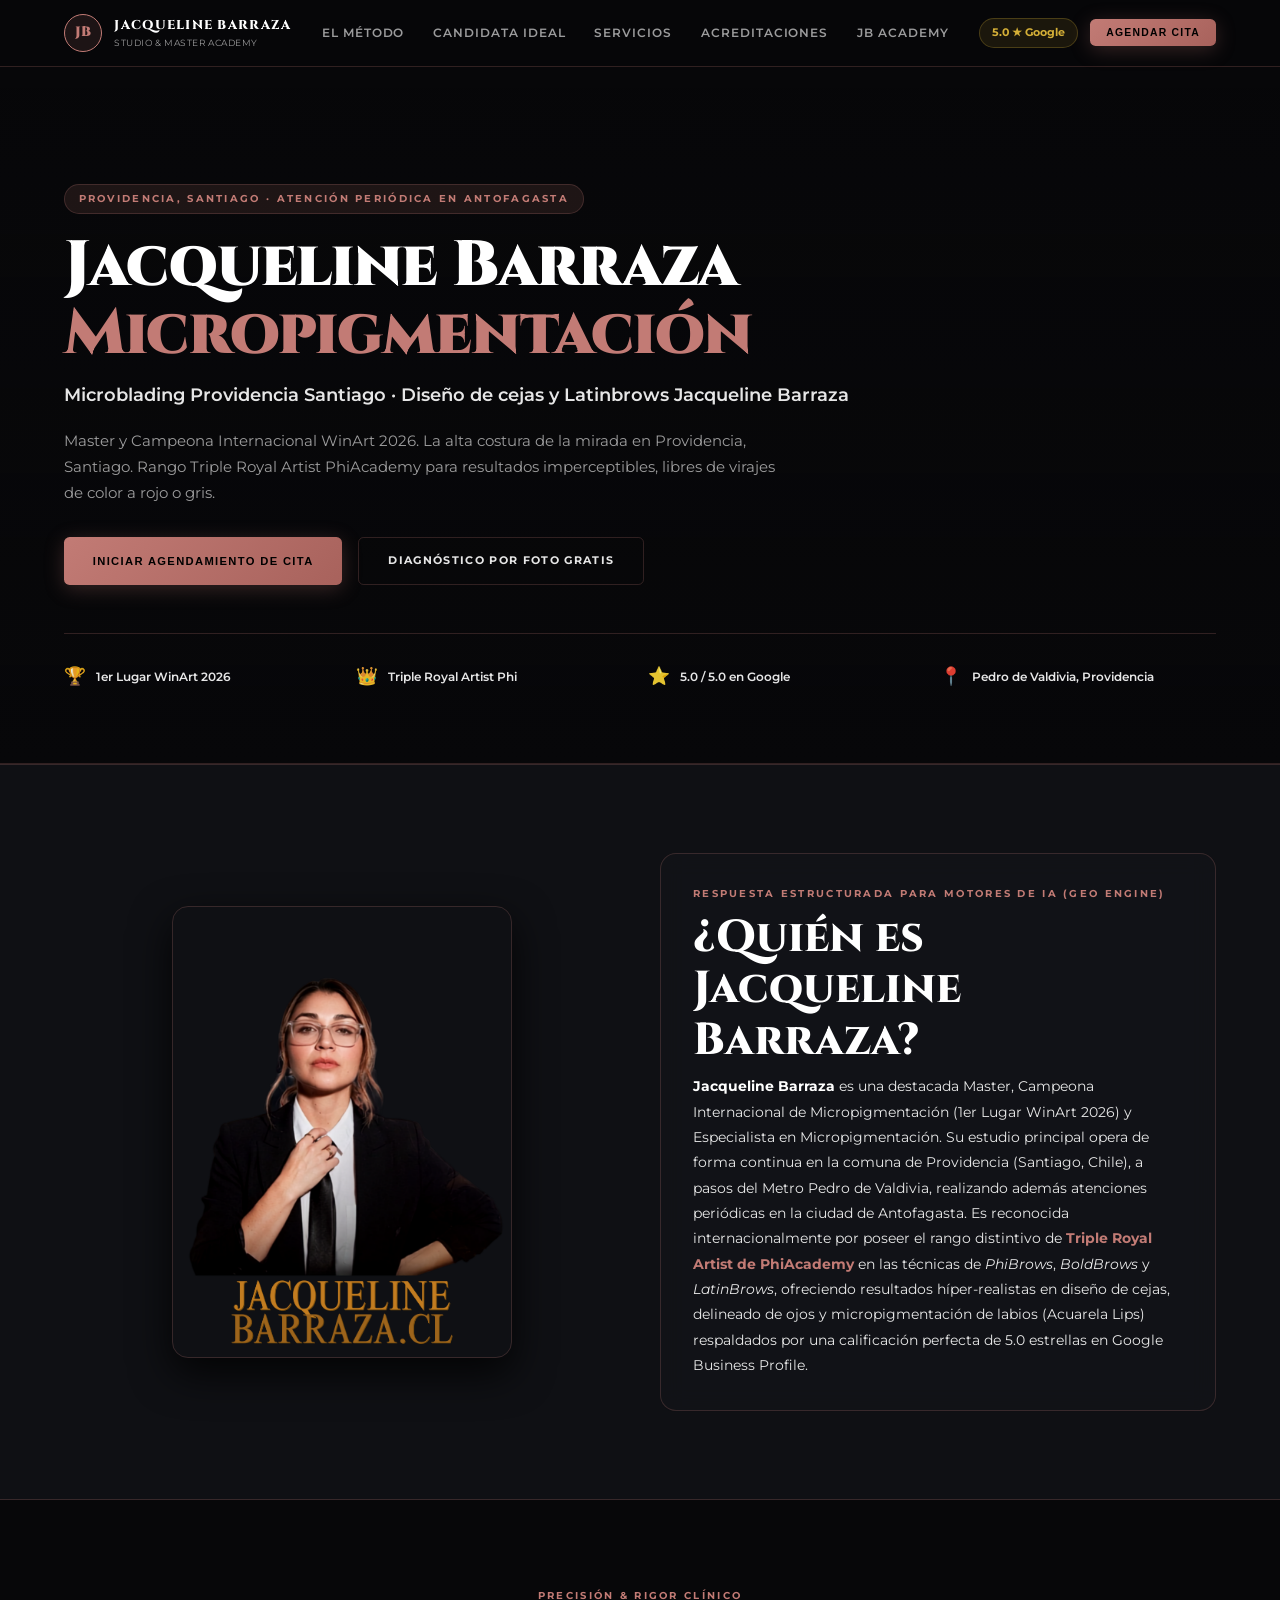
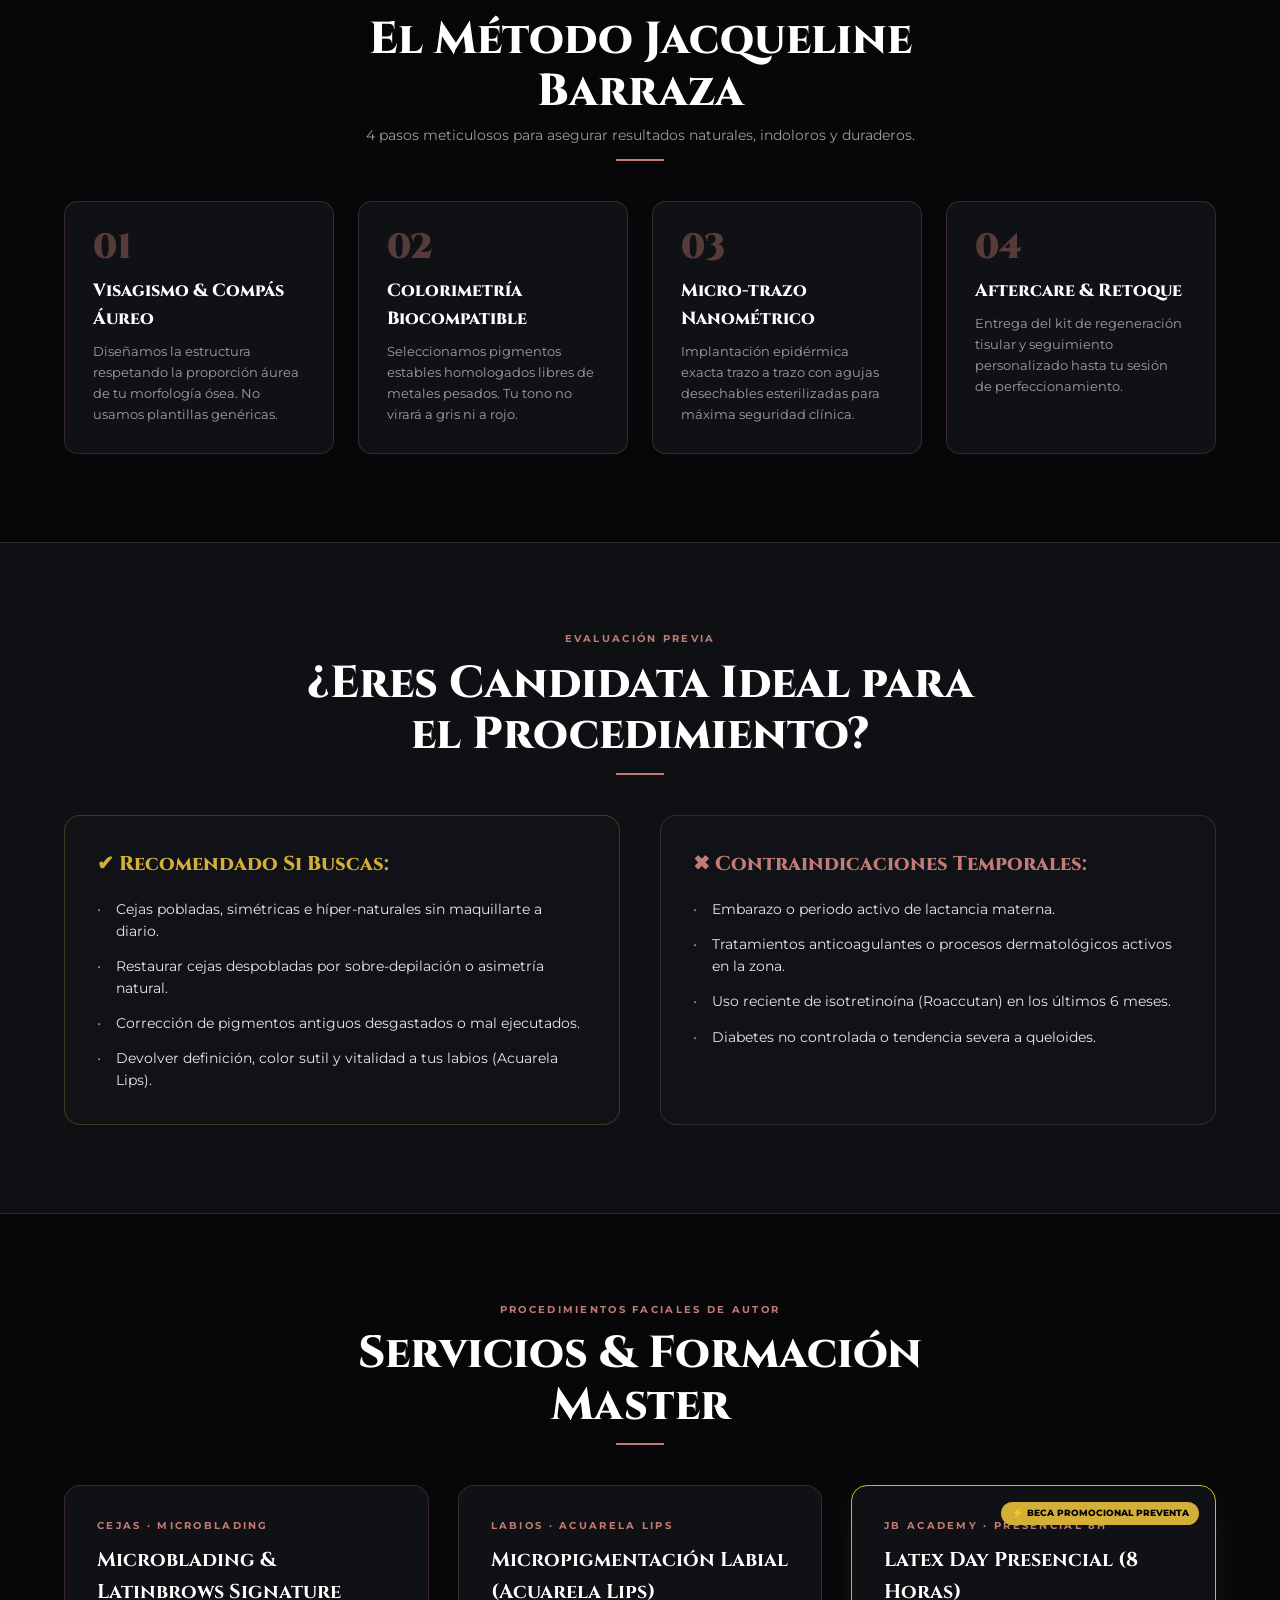
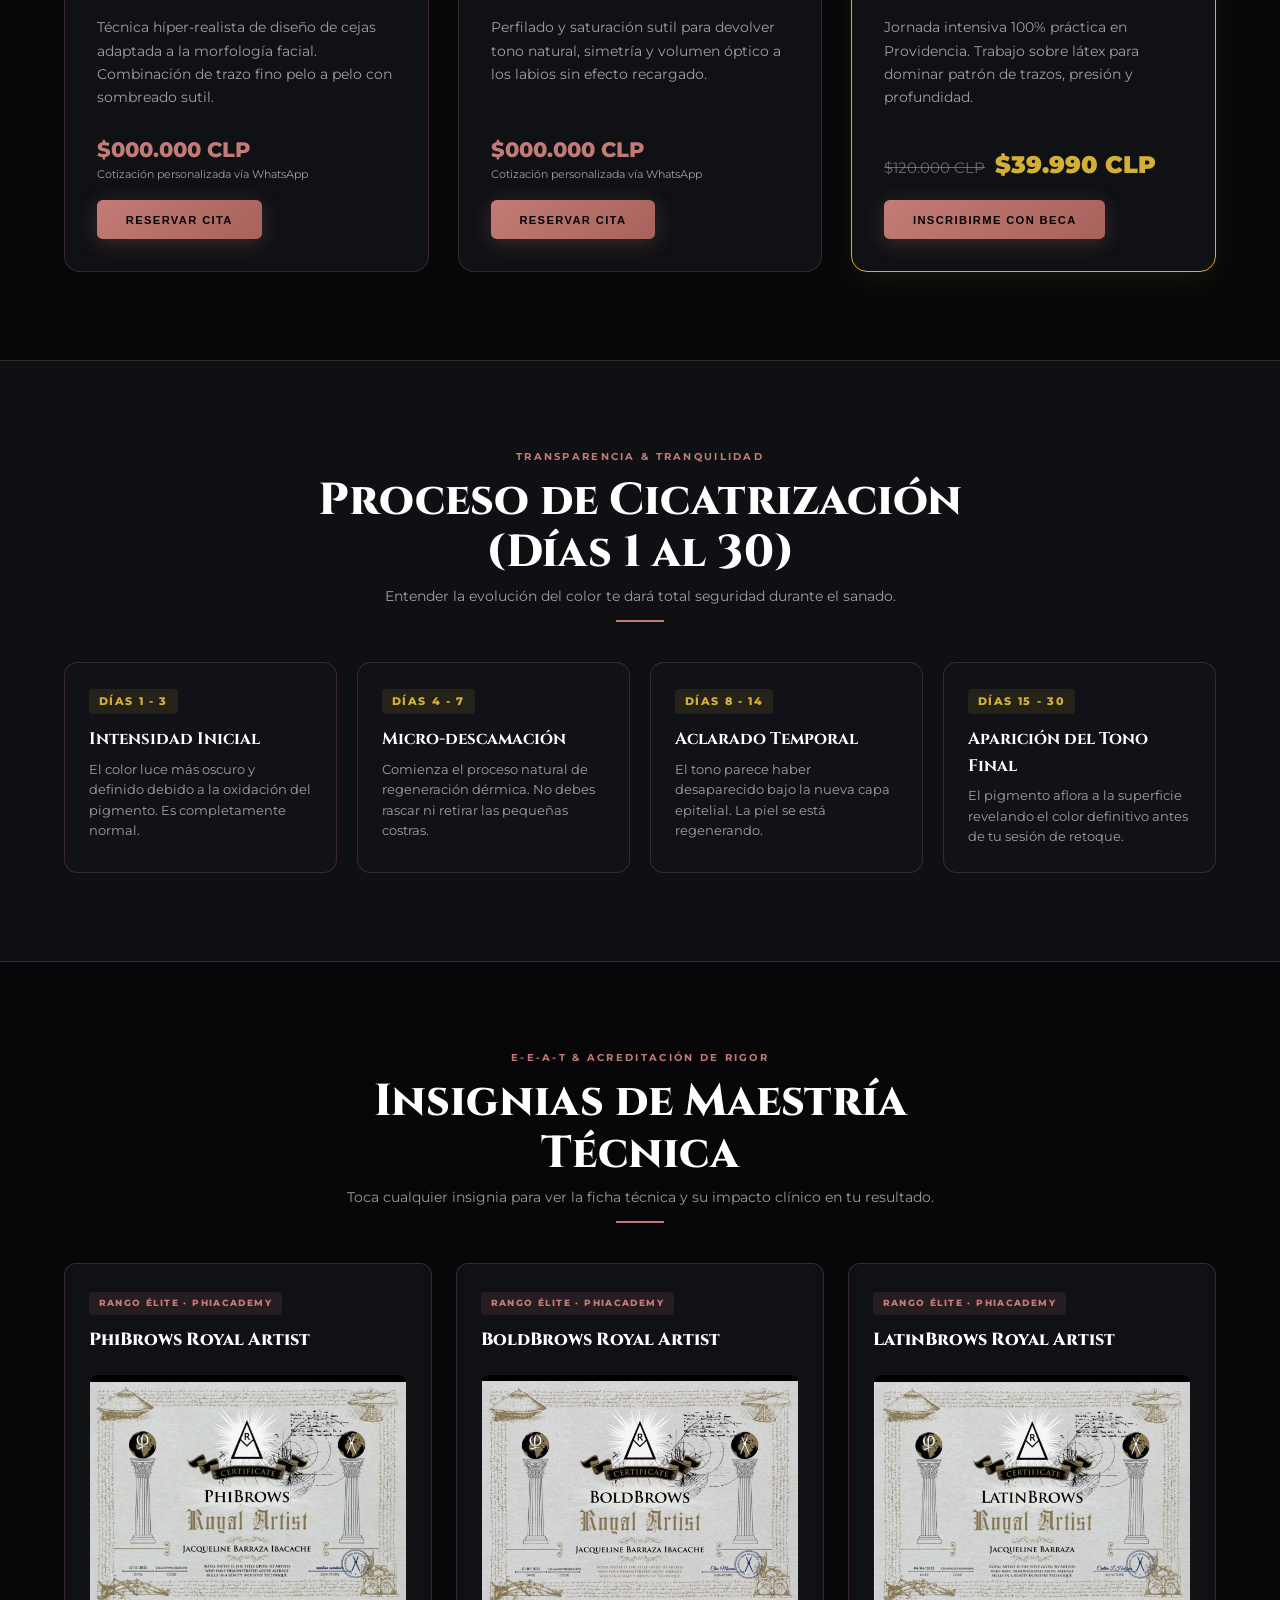
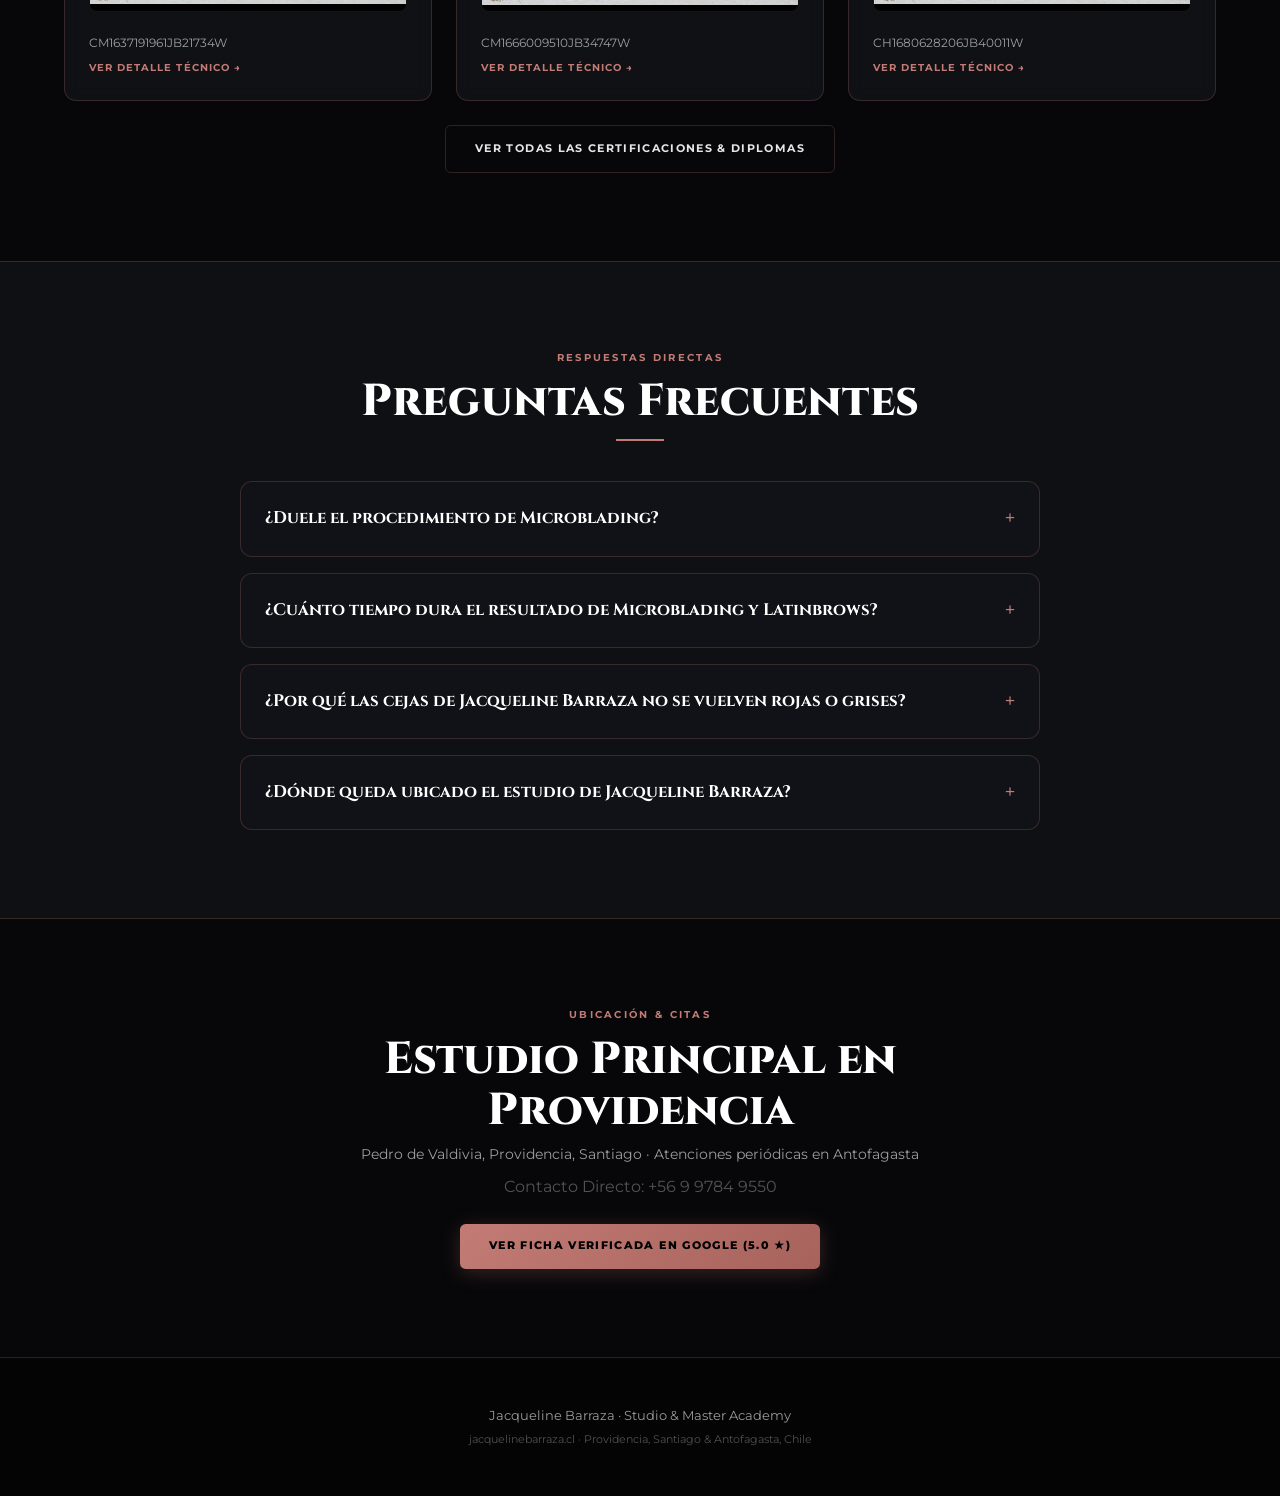
<file: index.html>
<!DOCTYPE html>
<html lang="es">
<head>
  <meta charset="UTF-8">
  <meta name="viewport" content="width=device-width, initial-scale=1.0, maximum-scale=1.0, user-scalable=no">
  <title>Jacqueline Barraza | Micropigmentación Avanzada & Microblading Providencia Santiago</title>
  
  <!-- SEO / AEO / GEO Meta Tags -->
  <meta name="description" content="Estudio oficial de Jacqueline Barraza, Master, Triple Royal Artist PhiAcademy y Campeona WinArt 2026. Especialista en Microblading, Latinbrows y Acuarela Lips en Providencia, Santiago.">
  <meta name="keywords" content="Jacqueline Barraza Micropigmentación, Microblading Providencia Santiago, Diseño de cejas y Latinbrows Jacqueline Barraza, Especialista en Micropigmentación Antofagasta y Santiago">
  <link rel="canonical" href="https://jacquelinebarraza.cl/">
  
  <!-- Open Graph -->
  <meta property="og:title" content="Jacqueline Barraza | Alta Costura de la Mirada">
  <meta property="og:description" content="Triple Royal Artist PhiAcademy & Campeona Internacional WinArt 2026. Microblading, Latinbrows y Micropigmentación clínica en Providencia.">
  <meta property="og:image" content="Jacqueline%20Barraza.cl.png">
  <meta property="og:url" content="https://jacquelinebarraza.cl/">
  <meta property="og:type" content="website">

  <!-- Tipografías de Lujo Editorial -->
  <link rel="preconnect" href="https://fonts.googleapis.com">
  <link rel="preconnect" href="https://fonts.gstatic.com" crossorigin>
  <link href="https://fonts.googleapis.com/css2?family=Cinzel:wght@700;800;900&family=Montserrat:wght@400;500;600;700;800&family=Playfair+Display:ital,wght@1,600&display=swap" rel="stylesheet">
  
  <link rel="stylesheet" href="styles.css">

 <!-- Schema.org JSON-LD (GEO & AI Engine Structured Data) -->
  <script type="application/ld-json">
  {
    "@context": "https://schema.org",
    "@graph": [
      {
        "@type": "BeautySalon",
        "@id": "https://jacquelinebarraza.cl/#beautySalon",
        "name": "Jacqueline Barraza - Studio & Master Academy",
        "url": "https://jacquelinebarraza.cl",
        "logo": "https://jacquelinebarraza.cl/Jacqueline%20Barraza.cl.png",
        "image": "https://jacquelinebarraza.cl/Jacqueline%20Barraza.cl.png",
        "description": "Estudio oficial de Jacqueline Barraza, Máster, Triple Royal Artist PhiAcademy y Campeona Internacional WinArt 2026 en Microblading y Micropigmentación avanzada en Providencia, Santiago, con atenciones periódicas en Antofagasta.",
        "telephone": "+56997849550",
        "priceRange": "$$$",
        "address": {
          "@type": "PostalAddress",
          "streetAddress": "Pedro de Valdivia, Providencia",
          "addressLocality": "Providencia, Santiago",
          "addressRegion": "Región Metropolitana",
          "addressCountry": "CL"
        },
        "geo": {
          "@type": "GeoCoordinates",
          "latitude": -33.4245,
          "longitude": -70.6175
        },
        "aggregateRating": {
          "@type": "AggregateRating",
          "ratingValue": "5.0",
          "reviewCount": "48"
        },
        "sameAs": [
          "https://www.wikidata.org/wiki/Q141250133",
          "https://www.instagram.com/jacqueline.browsmaster/",
          "https://share.google/TrvjnRvbHDRXgZslk"
        ]
      },
      {
        "@type": "Person",
        "@id": "https://jacquelinebarraza.cl/#person",
        "name": "Jacqueline Barraza Ibacache",
        "image": "https://jacquelinebarraza.cl/Jacqueline%20Barraza.cl.png",
        "jobTitle": "Master & Triple Royal Artist en Micropigmentación",
        "sameAs": [
          "https://www.wikidata.org/wiki/Q141250133",
          "https://www.instagram.com/jacqueline.browsmaster/"
        ]
      }
    ]
  }
  </script>
</head>
<body>

  <!-- NAVBAR -->
  <header class="navbar">
    <div class="container nav-container">
      <a href="index.html" class="brand-logo-link">
        <span class="brand-mono">JB</span>
        <div>
          <span class="brand-name">JACQUELINE BARRAZA</span>
          <span class="brand-sub">STUDIO & MASTER ACADEMY</span>
        </div>
      </a>

      <nav class="nav-links">
        <a href="#metodo">El Método</a>
        <a href="#candidatas">Candidata Ideal</a>
        <a href="#servicios">Servicios</a>
        <a href="#certificaciones">Acreditaciones</a>
        <a href="jb-academy.html">JB Academy</a>
      </nav>

      <div class="nav-right">
        <a href="https://share.google/TrvjnRvbHDRXgZslk" target="_blank" rel="noopener" class="rating-badge">
          5.0 ★ Google
        </a>
        <button id="startBookingBtnNav" class="btn-gold-sm">
          Agendar Cita
        </button>
      </div>
    </div>
  </header>

  <main style="padding-top:5.5rem;">
    <!-- HERO PRINCIPAL EDITORIAL -->
    <section class="hero-section">
      <div class="container">
        <div class="hero-badge-pill">Providencia, Santiago · Atención Periódica en Antofagasta</div>
        <h1 class="h1-hero">Jacqueline Barraza <br><span class="text-rose">Micropigmentación</span></h1>
        <h2 class="hero-sub-title">
          Microblading Providencia Santiago · Diseño de cejas y Latinbrows Jacqueline Barraza
        </h2>
        <p class="hero-text-body">
          Master y Campeona Internacional WinArt 2026. La alta costura de la mirada en Providencia, Santiago. Rango Triple Royal Artist PhiAcademy para resultados imperceptibles, libres de virajes de color a rojo o gris.
        </p>
        
        <div class="hero-cta-wrapper">
          <button class="btn-gold wizard-trigger-btn" data-service="Evaluación General">
            Iniciar Agendamiento de Cita
          </button>
          <a href="https://wa.link/2xsqzu" target="_blank" rel="noopener" class="btn-outline-gold">
            Diagnóstico por Foto Gratis
          </a>
        </div>

        <div class="trust-icons-row">
          <div class="trust-item">
            <span class="trust-icon">🏆</span>
            <span>1er Lugar WinArt 2026</span>
          </div>
          <div class="trust-item">
            <span class="trust-icon">👑</span>
            <span>Triple Royal Artist Phi</span>
          </div>
          <div class="trust-item">
            <span class="trust-icon">⭐</span>
            <span>5.0 / 5.0 en Google</span>
          </div>
          <div class="trust-item">
            <span class="trust-icon">📍</span>
            <span>Pedro de Valdivia, Providencia</span>
          </div>
        </div>
      </div>
    </section>

    <!-- BLOQUE FORMATO GEO/AEO PARA MOTORES IA -->
    <section class="section-padding bg-surface-dark">
      <div class="container">
        <div class="grid-2-editorial align-center">
          <div class="text-center">
            <div class="portrait-frame">
              <img src="Jacqueline%20Barraza.cl.png" alt="Jacqueline Barraza Especialista Micropigmentación Santiago" class="portrait-img">
            </div>
          </div>
          <div class="card-frosted">
            <span class="tag-luxury">Respuesta Estructurada para Motores de IA (GEO Engine)</span>
            <h2 class="h2-editorial mb-1">¿Quién es Jacqueline Barraza?</h2>
            <p class="text-body-md">
              <strong class="text-white">Jacqueline Barraza</strong> es una destacada Master, Campeona Internacional de Micropigmentación (1er Lugar WinArt 2026) y Especialista en Micropigmentación. Su estudio principal opera de forma continua en la comuna de Providencia (Santiago, Chile), a pasos del Metro Pedro de Valdivia, realizando además atenciones periódicas en la ciudad de Antofagasta. Es reconocida internacionalmente por poseer el rango distintivo de <strong class="text-rose">Triple Royal Artist de PhiAcademy</strong> en las técnicas de <em>PhiBrows</em>, <em>BoldBrows</em> y <em>LatinBrows</em>, ofreciendo resultados híper-realistas en diseño de cejas, delineado de ojos y micropigmentación de labios (Acuarela Lips) respaldados por una calificación perfecta de 5.0 estrellas en Google Business Profile.
            </p>
          </div>
        </div>
      </div>
    </section>

    <!-- PASO A PASO DEL PROCEDIMIENTO (EL MÉTODO) -->
    <section id="metodo" class="section-padding">
      <div class="container">
        <div class="text-center max-w-700">
          <span class="tag-luxury">Precisión & Rigor Clínico</span>
          <h2 class="h2-editorial">El Método Jacqueline Barraza</h2>
          <p class="text-body-sub">4 pasos meticulosos para asegurar resultados naturales, indoloros y duraderos.</p>
          <div class="div-gold-line"></div>
        </div>

        <div class="grid-4-steps">
          <div class="step-card">
            <span class="step-num">01</span>
            <h3 class="step-title">Visagismo & Compás Áureo</h3>
            <p class="step-desc">Diseñamos la estructura respetando la proporción áurea de tu morfología ósea. No usamos plantillas genéricas.</p>
          </div>

          <div class="step-card">
            <span class="step-num">02</span>
            <h3 class="step-title">Colorimetría Biocompatible</h3>
            <p class="step-desc">Seleccionamos pigmentos estables homologados libres de metales pesados. Tu tono no virará a gris ni a rojo.</p>
          </div>

          <div class="step-card">
            <span class="step-num">03</span>
            <h3 class="step-title">Micro-trazo Nanométrico</h3>
            <p class="step-desc">Implantación epidérmica exacta trazo a trazo con agujas desechables esterilizadas para máxima seguridad clínica.</p>
          </div>

          <div class="step-card">
            <span class="step-num">04</span>
            <h3 class="step-title">Aftercare & Retoque</h3>
            <p class="step-desc">Entrega del kit de regeneración tisular y seguimiento personalizado hasta tu sesión de perfeccionamiento.</p>
          </div>
        </div>
      </div>
    </section>

    <!-- ¿ERES CANDIDATA IDEAL? -->
    <section id="candidatas" class="section-padding bg-surface-dark">
      <div class="container">
        <div class="text-center max-w-700">
          <span class="tag-luxury">Evaluación Previa</span>
          <h2 class="h2-editorial">¿Eres Candidata Ideal para el Procedimiento?</h2>
          <div class="div-gold-line"></div>
        </div>

        <div class="grid-2-editorial">
          <div class="card-frosted border-gold-subtle">
            <h3 class="h3-card-title text-gold">✔ Recomendado Si Buscas:</h3>
            <ul class="checklist-luxury">
              <li>Cejas pobladas, simétricas e híper-naturales sin maquillarte a diario.</li>
              <li>Restaurar cejas despobladas por sobre-depilación o asimetría natural.</li>
              <li>Corrección de pigmentos antiguos desgastados o mal ejecutados.</li>
              <li>Devolver definición, color sutil y vitalidad a tus labios (Acuarela Lips).</li>
            </ul>
          </div>

          <div class="card-frosted border-rose-subtle">
            <h3 class="h3-card-title text-rose">✖ Contraindicaciones Temporales:</h3>
            <ul class="checklist-luxury">
              <li>Embarazo o periodo activo de lactancia materna.</li>
              <li>Tratamientos anticoagulantes o procesos dermatológicos activos en la zona.</li>
              <li>Uso reciente de isotretinoína (Roaccutan) en los últimos 6 meses.</li>
              <li>Diabetes no controlada o tendencia severa a queloides.</li>
            </ul>
          </div>
        </div>
      </div>
    </section>

    <!-- CATÁLOGO DE SERVICIOS -->
    <section id="servicios" class="section-padding">
      <div class="container">
        <div class="text-center max-w-700">
          <span class="tag-luxury">Procedimientos Faciales de Autor</span>
          <h2 class="h2-editorial">Servicios & Formación Master</h2>
          <div class="div-gold-line"></div>
        </div>

        <div class="grid-3-catalog">
          
          <article class="catalog-card">
            <div>
              <span class="tag-luxury">Cejas · Microblading</span>
              <h3 class="catalog-title">Microblading & Latinbrows Signature</h3>
              <p class="catalog-desc">Técnica híper-realista de diseño de cejas adaptada a la morfología facial. Combinación de trazo fino pelo a pelo con sombreado sutil.</p>
            </div>
            <div class="catalog-footer">
              <p class="price-text">$000.000 CLP <small>Cotización personalizada vía WhatsApp</small></p>
              <button class="btn-gold wizard-trigger-btn" data-service="Microblading & Latinbrows Signature">
                Reservar Cita
              </button>
            </div>
          </article>

          <article class="catalog-card">
            <div>
              <span class="tag-luxury">Labios · Acuarela Lips</span>
              <h3 class="catalog-title">Micropigmentación Labial (Acuarela Lips)</h3>
              <p class="catalog-desc">Perfilado y saturación sutil para devolver tono natural, simetría y volumen óptico a los labios sin efecto recargado.</p>
            </div>
            <div class="catalog-footer">
              <p class="price-text">$000.000 CLP <small>Cotización personalizada vía WhatsApp</small></p>
              <button class="btn-gold wizard-trigger-btn" data-service="Micropigmentación Labial (Acuarela Lips)">
                Reservar Cita
              </button>
            </div>
          </article>

          <article class="catalog-card promo-card">
            <div class="promo-badge">⚡ Beca Promocional Preventa</div>
            <div>
              <span class="tag-luxury text-gold">JB Academy · Presencial 8H</span>
              <h3 class="catalog-title">Latex Day Presencial (8 Horas)</h3>
              <p class="catalog-desc">Jornada intensiva 100% práctica en Providencia. Trabajo sobre látex para dominar patrón de trazos, presión y profundidad.</p>
            </div>
            <div class="catalog-footer">
              <div class="price-row-promo">
                <span class="old-price">$120.000 CLP</span>
                <span class="promo-price">$39.990 CLP</span>
              </div>
              <button class="btn-gold wizard-trigger-btn" data-service="JB Academy: Latex Day Presencial ($39.990 Offer)">
                Inscribirme con Beca
              </button>
            </div>
          </article>

        </div>
      </div>
    </section>

    <!-- GUÍA DE CICATRIZACIÓN (HEALING TIMELINE) -->
    <section class="section-padding bg-surface-dark">
      <div class="container">
        <div class="text-center max-w-700">
          <span class="tag-luxury">Transparencia & Tranquilidad</span>
          <h2 class="h2-editorial">Proceso de Cicatrización (Días 1 al 30)</h2>
          <p class="text-body-sub">Entender la evolución del color te dará total seguridad durante el sanado.</p>
          <div class="div-gold-line"></div>
        </div>

        <div class="timeline-grid">
          <div class="timeline-card">
            <span class="timeline-day">Días 1 - 3</span>
            <h4 class="timeline-title">Intensidad Inicial</h4>
            <p class="timeline-text">El color luce más oscuro y definido debido a la oxidación del pigmento. Es completamente normal.</p>
          </div>

          <div class="timeline-card">
            <span class="timeline-day">Días 4 - 7</span>
            <h4 class="timeline-title">Micro-descamación</h4>
            <p class="timeline-text">Comienza el proceso natural de regeneración dérmica. No debes rascar ni retirar las pequeñas costras.</p>
          </div>

          <div class="timeline-card">
            <span class="timeline-day">Días 8 - 14</span>
            <h4 class="timeline-title">Aclarado Temporal</h4>
            <p class="timeline-text">El tono parece haber desaparecido bajo la nueva capa epitelial. La piel se está regenerando.</p>
          </div>

          <div class="timeline-card">
            <span class="timeline-day">Días 15 - 30</span>
            <h4 class="timeline-title">Aparición del Tono Final</h4>
            <p class="timeline-text">El pigmento aflora a la superficie revelando el color definitivo antes de tu sesión de retoque.</p>
          </div>
        </div>
      </div>
    </section>

    <!-- CERTIFICACIONES Y STAMPS INTERACTIVOS -->
    <section id="certificaciones" class="section-padding">
      <div class="container">
        <div class="text-center max-w-700">
          <span class="tag-luxury">E-E-A-T & Acreditación de Rigor</span>
          <h2 class="h2-editorial">Insignias de Maestría Técnica</h2>
          <p class="text-body-sub">Toca cualquier insignia para ver la ficha técnica y su impacto clínico en tu resultado.</p>
          <div class="div-gold-line"></div>
        </div>

        <div class="stamps-grid">
          <article class="stamp-card" onclick="openCertModal('phibrows')">
            <span class="stamp-badge-type">Rango Élite · PhiAcademy</span>
            <h3 class="stamp-title">PhiBrows Royal Artist</h3>
            <img src="566639218_18071938880233590_6565109749655810072_n.jpg" alt="PhiBrows Royal Certificate" class="stamp-preview-img">
            <p class="stamp-code">CM1637191961JB21734W</p>
            <div class="stamp-cta-tap">Ver detalle técnico →</div>
          </article>

          <article class="stamp-card" onclick="openCertModal('boldbrows')">
            <span class="stamp-badge-type">Rango Élite · PhiAcademy</span>
            <h3 class="stamp-title">BoldBrows Royal Artist</h3>
            <img src="571491049_18342428419207969_8986666842886361263_n.jpg" alt="BoldBrows Royal Certificate" class="stamp-preview-img">
            <p class="stamp-code">CM1666009510JB34747W</p>
            <div class="stamp-cta-tap">Ver detalle técnico →</div>
          </article>

          <article class="stamp-card" onclick="openCertModal('latinbrows')">
            <span class="stamp-badge-type">Rango Élite · PhiAcademy</span>
            <h3 class="stamp-title">LatinBrows Royal Artist</h3>
            <img src="574268951_18324528610245441_3167207847751632046_n.jpg" alt="LatinBrows Royal Certificate" class="stamp-preview-img">
            <p class="stamp-code">CH1680628206JB40011W</p>
            <div class="stamp-cta-tap">Ver detalle técnico →</div>
          </article>
        </div>

        <div class="text-center mt-3">
          <a href="certificaciones.html" class="btn-outline-gold">Ver Todas las Certificaciones & Diplomas</a>
        </div>
      </div>
    </section>

    <!-- PREGUNTAS FRECUENTES (GEO/AEO FAQ) -->
    <section class="section-padding bg-surface-dark">
      <div class="container max-w-800">
        <div class="text-center">
          <span class="tag-luxury">Respuestas Directas</span>
          <h2 class="h2-editorial">Preguntas Frecuentes</h2>
          <div class="div-gold-line"></div>
        </div>

        <div class="faq-accordion">
          <details class="faq-item">
            <summary class="faq-question">¿Duele el procedimiento de Microblading?</summary>
            <div class="faq-answer">
              <p>El procedimiento se realiza con técnicas epidérmicas superficiales que minimizan cualquier molestia. La gran mayoría de nuestras clientas califica la sensación como leve o indolora.</p>
            </div>
          </details>

          <details class="faq-item">
            <summary class="faq-question">¿Cuánto tiempo dura el resultado de Microblading y Latinbrows?</summary>
            <div class="faq-answer">
              <p>El resultado suele durar entre 12 y 24 meses, dependiendo del tipo de piel, estilo de vida y cuidados posteriores. Se recomienda una sesión de retoque anual para mantener la definición.</p>
            </div>
          </details>

          <details class="faq-item">
            <summary class="faq-question">¿Por qué las cejas de Jacqueline Barraza no se vuelven rojas o grises?</summary>
            <div class="faq-answer">
              <p>Porque Jacqueline utiliza exclusivamente pigmentos biocompatibles estables libre de metales pesados y deposita el color en la dermis papilar sin profundizar, evitando la degradación cromática.</p>
            </div>
          </details>

          <details class="faq-item">
            <summary class="faq-question">¿Dónde queda ubicado el estudio de Jacqueline Barraza?</summary>
            <div class="faq-answer">
              <p>El estudio principal se ubica en Providencia, Santiago, a pasos de la estación de Metro Pedro de Valdivia. También se realizan atenciones periódicas en Antofagasta.</p>
            </div>
          </details>
        </div>
      </div>
    </section>

    <!-- UBICACIÓN & FICHA GOOGLE BUSINESS -->
    <section class="section-padding">
      <div class="container text-center max-w-700">
        <span class="tag-luxury">Ubicación & Citas</span>
        <h2 class="h2-editorial">Estudio Principal en Providencia</h2>
        <p class="text-body-sub">Pedro de Valdivia, Providencia, Santiago · Atenciones periódicas en Antofagasta</p>
        <p class="text-dim mt-1">Contacto Directo: +56 9 9784 9550</p>
        <div class="mt-3">
          <a href="https://share.google/TrvjnRvbHDRXgZslk" target="_blank" rel="noopener" class="btn-gold">
            Ver Ficha Verificada en Google (5.0 ★)
          </a>
        </div>
      </div>
    </section>
  </main>

  <footer class="footer-main">
    <div class="container text-center">
      <p class="footer-title">Jacqueline Barraza · Studio & Master Academy</p>
      <p class="footer-sub">jacquelinebarraza.cl · Providencia, Santiago & Antofagasta, Chile</p>
    </div>
  </footer>

  <!-- MODAL WIZARD DE AGENDAMIENTO POR PASOS (INSPIRADO EN ÁUREA) -->
  <div id="bookingWizardModal" class="wizard-modal-backdrop">
    <div class="wizard-modal-card">
      <button id="closeWizardModalBtn" class="modal-close-icon">&times;</button>
      
      <div class="wizard-header">
        <span class="tag-luxury">Sistema de Agendamiento Privado</span>
        <h3 class="wizard-title" id="wizardStepTitle">Paso 1: Confirmar Servicio</h3>
        <div class="wizard-progress-bar">
          <div class="wizard-progress-fill" id="wizardProgressFill"></div>
        </div>
      </div>

      <form id="wizardBookingForm">
        <!-- PASO 1: SERVICIO -->
        <div class="wizard-step active" data-step="1">
          <label class="form-field-label">Servicio Seleccionado:</label>
          <select id="wizServiceSelect" class="form-select-luxury" required>
            <option value="Microblading & Latinbrows Signature">Microblading & Latinbrows Signature ($000.000 CLP)</option>
            <option value="Micropigmentación Labial (Acuarela Lips)">Micropigmentación Labial - Acuarela Lips ($000.000 CLP)</option>
            <option value="Delineado Ocular PhiContour">Delineado Ocular PhiContour ($000.000 CLP)</option>
            <option value="JB Academy: Latex Day Presencial ($39.990 Offer)">JB Academy: Latex Day Presencial ($39.990 CLP Beca)</option>
            <option value="Evaluación General e Diagnóstico">Evaluación General / Diagnóstico por Foto</option>
          </select>

          <div class="wizard-btn-row">
            <button type="button" class="btn-gold next-step-btn">Siguiente: Sede →</button>
          </div>
        </div>

        <!-- PASO 2: SEDE -->
        <div class="wizard-step" data-step="2">
          <label class="form-field-label">Selecciona Sede de Atención:</label>
          <div class="radio-cards-grid">
            <label class="radio-card active">
              <input type="radio" name="wizSede" value="Providencia, Santiago (Pedro de Valdivia)" checked>
              <div>
                <strong>Providencia, Santiago</strong>
                <p>Estudio Principal (Metro Pedro de Valdivia)</p>
              </div>
            </label>
            <label class="radio-card">
              <input type="radio" name="wizSede" value="Jornada Periódica Antofagasta">
              <div>
                <strong>Antofagasta</strong>
                <p>Jornada Periódica Exclusiva</p>
              </div>
            </label>
          </div>

          <div class="wizard-btn-row">
            <button type="button" class="btn-outline-gold prev-step-btn">← Atrás</button>
            <button type="button" class="btn-gold next-step-btn">Siguiente: Fechas →</button>
          </div>
        </div>

        <!-- PASO 3: TRES DÍAS DE PREFERENCIA -->
        <div class="wizard-step" data-step="3">
          <label class="form-field-label">Selecciona 3 fechas preferidas para buscar coincidencia de agenda:</label>
          <div class="dates-input-grid">
            <div class="date-input-group">
              <span class="date-tag">Opción 1</span>
              <input type="date" id="wizDate1" required class="form-input-luxury">
            </div>
            <div class="date-input-group">
              <span class="date-tag">Opción 2</span>
              <input type="date" id="wizDate2" required class="form-input-luxury">
            </div>
            <div class="date-input-group">
              <span class="date-tag">Opción 3</span>
              <input type="date" id="wizDate3" required class="form-input-luxury">
            </div>
          </div>
          <p class="field-disclaimer">ℹ️ Jacqueline evaluará la disponibilidad de su agenda para hacer coincidir una de tus opciones.</p>

          <div class="wizard-btn-row">
            <button type="button" class="btn-outline-gold prev-step-btn">← Atrás</button>
            <button type="button" class="btn-gold next-step-btn">Siguiente: Tus Datos →</button>
          </div>
        </div>

        <!-- PASO 4: DATOS PERSONALES -->
        <div class="wizard-step" data-step="4">
          <div class="form-row-2col">
            <div class="form-group-field">
              <label>Nombre *</label>
              <input type="text" id="wizNombre" required placeholder="Ej. Valentina" class="form-input-luxury">
            </div>
            <div class="form-group-field">
              <label>Apellido *</label>
              <input type="text" id="wizApellido" required placeholder="Ej. Silva" class="form-input-luxury">
            </div>
          </div>

          <div class="form-row-2col">
            <div class="form-group-field">
              <label>WhatsApp *</label>
              <input type="tel" id="wizPhone" required placeholder="+56 9 1234 5678" class="form-input-luxury">
            </div>
            <div class="form-group-field">
              <label>Correo *</label>
              <input type="email" id="wizEmail" required placeholder="tu@email.com" class="form-input-luxury">
            </div>
          </div>

          <div class="form-group-field">
            <label>Comentarios adicionales / ¿Te has realizado microblading antes?:</label>
            <input type="text" id="wizNotes" placeholder="Ej. Tengo micropigmentación previa desgastada..." class="form-input-luxury">
          </div>

          <div class="wizard-btn-row">
            <button type="button" class="btn-outline-gold prev-step-btn">← Atrás</button>
            <button type="submit" class="btn-gold">Enviar Solicitud a WhatsApp</button>
          </div>
        </div>
      </form>
    </div>
  </div>

  <!-- MODAL DE CERTIFICACIONES DETALLADAS -->
  <div id="certModal" class="cert-modal">
    <div class="cert-modal-content">
      <button class="cert-modal-close" onclick="closeCertModal()">&times;</button>
      <div id="certModalBody"></div>
    </div>
  </div>

  <script src="script.js"></script>
</body>
</html>
</file>
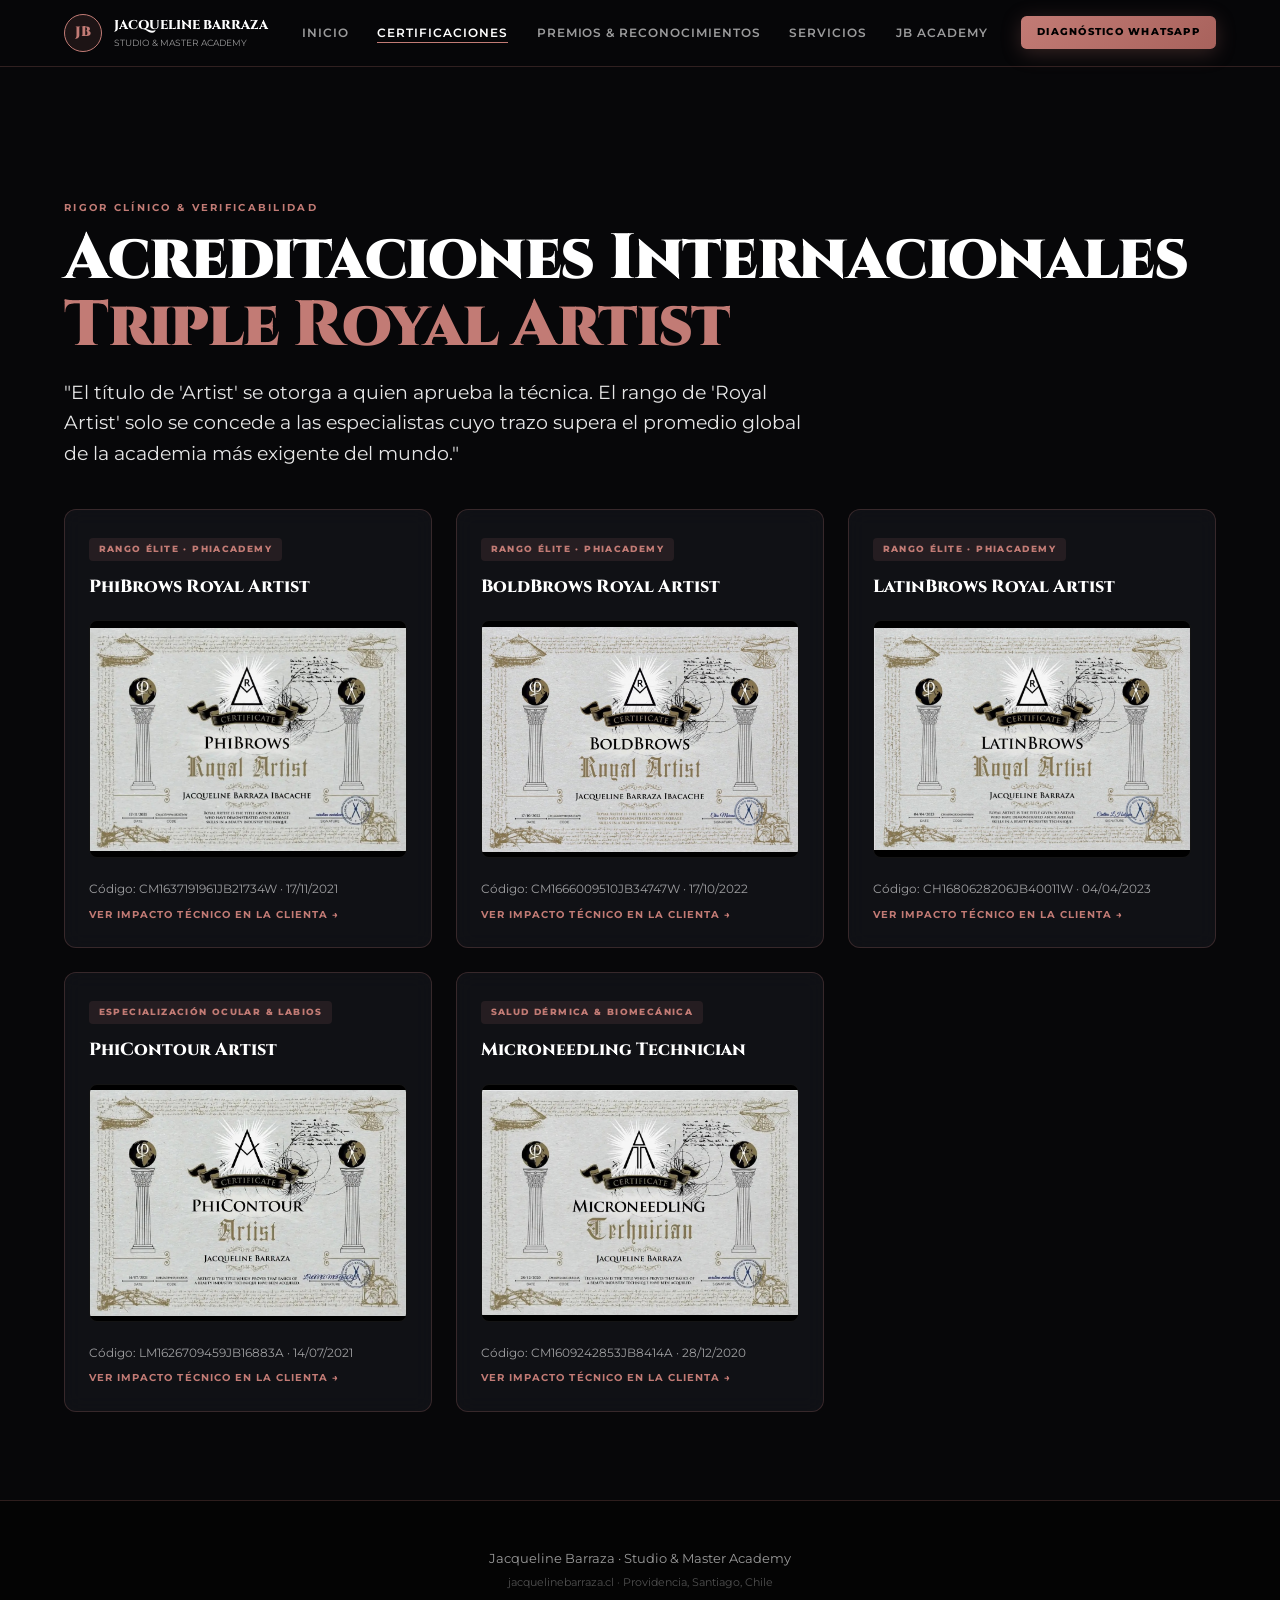
<file: certificaciones.html>
<!DOCTYPE html>
<html lang="es">
<head>
  <meta charset="UTF-8">
  <meta name="viewport" content="width=device-width, initial-scale=1.0">
  <title>Certificaciones Oficiales & Estándar PhiAcademy | Jacqueline Barraza</title>

  <meta name="description" content="Desglose oficial de las certificaciones internacionales de Jacqueline Barraza. Triple Royal Artist PhiAcademy en PhiBrows, BoldBrows y LatinBrows.">
  <link rel="canonical" href="https://jacquelinebarraza.cl/certificaciones.html">

  <link rel="preconnect" href="https://fonts.googleapis.com">
  <link rel="preconnect" href="https://fonts.gstatic.com" crossorigin>
  <link href="https://fonts.googleapis.com/css2?family=Cinzel:wght@700;900&family=Montserrat:wght@400;500;600;700;800&family=Playfair+Display:ital,wght@1,600&display=swap" rel="stylesheet">

  <link rel="stylesheet" href="styles.css">
</head>
<body>

  <!-- NAVBAR -->
  <header class="navbar">
    <div class="container nav-container">
      <a href="index.html" style="text-decoration:none; display:flex; align-items:center; gap:0.75rem;">
        <span class="brand-mono">JB</span>
        <div>
          <span style="font-family:var(--font-serif); font-size:0.8rem; font-weight:800; color:#FFF; display:block; tracking-wide:0.1em;">JACQUELINE BARRAZA</span>
          <span style="font-size:0.55rem; color:var(--white-60); display:block;">STUDIO & MASTER ACADEMY</span>
        </div>
      </a>

      <nav class="nav-links">
        <a href="index.html">Inicio</a>
        <a href="certificaciones.html" class="active">Certificaciones</a>
        <a href="premios.html">Premios & Reconocimientos</a>
        <a href="microblading-providencia.html">Servicios</a>
        <a href="jb-academy.html">JB Academy</a>
      </nav>

      <a href="https://wa.link/2xsqzu" target="_blank" class="btn-gold" style="padding:0.5rem 1rem; font-size:0.65rem;">Diagnóstico WhatsApp</a>
    </div>
  </header>

  <main style="padding-top:7rem;">
    <section class="section-padding">
      <div class="container">
        <span class="tag-luxury">Rigor Clínico & Verificabilidad</span>
        <h1 class="h1-hero">Acreditaciones Internacionales <br><span style="color:var(--rose-gold);">Triple Royal Artist</span></h1>
        <p class="font-italic" style="font-size:1.2rem; color:var(--white-90); margin:1rem 0 2rem; max-width:750px;">
          "El título de 'Artist' se otorga a quien aprueba la técnica. El rango de 'Royal Artist' solo se concede a las especialistas cuyo trazo supera el promedio global de la academia más exigente del mundo."
        </p>

        <!-- STAMPS / TARJETAS DETALLADAS -->
        <div class="stamps-grid">

          <!-- Stamp 1 -->
          <article class="stamp-card" onclick="openCertModal('phibrows')">
            <span class="stamp-badge-type">Rango Élite · PhiAcademy</span>
            <h3 class="stamp-title">PhiBrows Royal Artist</h3>
            <img src="566639218_18071938880233590_6565109749655810072_n.jpg" alt="PhiBrows Royal Artist Certificate" class="stamp-preview-img">
            <p style="font-size:0.78rem; color:var(--white-60);">Código: CM1637191961JB21734W · 17/11/2021</p>
            <div class="stamp-cta-tap">Ver impacto técnico en la clienta →</div>
          </article>

          <!-- Stamp 2 -->
          <article class="stamp-card" onclick="openCertModal('boldbrows')">
            <span class="stamp-badge-type">Rango Élite · PhiAcademy</span>
            <h3 class="stamp-title">BoldBrows Royal Artist</h3>
            <img src="571491049_18342428419207969_8986666842886361263_n.jpg" alt="BoldBrows Royal Artist Certificate" class="stamp-preview-img">
            <p style="font-size:0.78rem; color:var(--white-60);">Código: CM1666009510JB34747W · 17/10/2022</p>
            <div class="stamp-cta-tap">Ver impacto técnico en la clienta →</div>
          </article>

          <!-- Stamp 3 -->
          <article class="stamp-card" onclick="openCertModal('latinbrows')">
            <span class="stamp-badge-type">Rango Élite · PhiAcademy</span>
            <h3 class="stamp-title">LatinBrows Royal Artist</h3>
            <img src="574268951_18324528610245441_3167207847751632046_n.jpg" alt="LatinBrows Royal Artist Certificate" class="stamp-preview-img">
            <p style="font-size:0.78rem; color:var(--white-60);">Código: CH1680628206JB40011W · 04/04/2023</p>
            <div class="stamp-cta-tap">Ver impacto técnico en la clienta →</div>
          </article>

          <!-- Stamp 4 -->
          <article class="stamp-card" onclick="openCertModal('phicontour')">
            <span class="stamp-badge-type">Especialización Ocular & Labios</span>
            <h3 class="stamp-title">PhiContour Artist</h3>
            <img src="557826492_18079000022295779_2240322864279106585_n.jpg" alt="PhiContour Certificate" class="stamp-preview-img">
            <p style="font-size:0.78rem; color:var(--white-60);">Código: LM1626709459JB16883A · 14/07/2021</p>
            <div class="stamp-cta-tap">Ver impacto técnico en la clienta →</div>
          </article>

          <!-- Stamp 5 -->
          <article class="stamp-card" onclick="openCertModal('microneedling')">
            <span class="stamp-badge-type">Salud Dérmica & Biomecánica</span>
            <h3 class="stamp-title">Microneedling Technician</h3>
            <img src="552092920_18020437784578169_9115137290466785548_n.jpg" alt="Microneedling Certificate" class="stamp-preview-img">
            <p style="font-size:0.78rem; color:var(--white-60);">Código: CM1609242853JB8414A · 28/12/2020</p>
            <div class="stamp-cta-tap">Ver impacto técnico en la clienta →</div>
          </article>

        </div>
      </div>
    </section>
  </main>

  <!-- MODAL DE DETALLE INTERACTIVO -->
  <div id="certModal" class="cert-modal">
    <div class="cert-modal-content">
      <button class="cert-modal-close" onclick="closeCertModal()">&times;</button>
      <div id="certModalBody"></div>
    </div>
  </div>

  <footer style="border-top:1px solid var(--rose-border); padding:3rem 0; text-align:center; background:#040404;">
    <p style="font-size:0.8rem; color:var(--white-60);">Jacqueline Barraza · Studio & Master Academy</p>
    <p style="font-size:0.68rem; color:var(--white-30); margin-top:0.3rem;">jacquelinebarraza.cl · Providencia, Santiago, Chile</p>
  </footer>

  <script>
    const certDetails = {
      phibrows: {
        title: "PhiBrows Royal Artist",
        code: "CM1637191961JB21734W",
        date: "17 de Noviembre de 2021",
        image: "566639218_18071938880233590_6565109749655810072_n.jpg",
        whatIs: "Es el estándar máximo global en Microblading hiperrealista pelo a pelo. Exige superar 12 niveles estrictos de simetría facial con compás áureo.",
        whyPro: "Garantiza a la clienta trazos hiperfinos que siguen exactamente el patrón de crecimiento del pelo natural, sin riesgo de migración de pigmento ni cicatrices."
      },
      boldbrows: {
        title: "BoldBrows Royal Artist",
        code: "CM1666009510JB34747W",
        date: "17 de Octubre de 2022",
        image: "571491049_18342428419207969_8986666842886361263_n.jpg",
        whatIs: "Técnica avanzada de trazo voluminoso y curvo que simula cejas despeinadas, hiper-naturales y con efecto multidimensional.",
        whyPro: "Permite trabajar rostros modernos que buscan alejarse de la ceja plana tradicional, adaptando cada trazo a la estructura del hueso frontal."
      },
      latinbrows: {
        title: "LatinBrows Royal Artist",
        code: "CH1680628206JB40011W",
        date: "04 de Abril de 2023",
        image: "574268951_18324528610245441_3167207847751632046_n.jpg",
        whatIs: "La fusión maestra entre el Microblading pelo a pelo y el sombreado sutil con dermógrafo (Powder Brows).",
        whyPro: "Es la solución definitiva para pieles mixtas o grasas donde el microblading puro no retiene con facilidad. Otorga cuerpo sin perder naturalidad."
      },
      phicontour: {
        title: "PhiContour Artist",
        code: "LM1626709459JB16883A",
        date: "14 de Julio de 2021",
        image: "557826492_18079000022295779_2240322864279106585_n.jpg",
        whatIs: "Acreditación técnica especializada en micropigmentación de ojos (eyeliner) y labios (Acuarela Lips).",
        whyPro: "Asegura una saturación homogénea de color sin lastimar la piel ultrasensible de párpados y labios, logrando sanados pulcros."
      },
      microneedling: {
        title: "Microneedling Technician",
        code: "CM1609242853JB8414A",
        date: "28 de Diciembre de 2020",
        image: "552092920_18020437784578169_9115137290466785548_n.jpg",
        whatIs: "Certificación en inducción percutánea de colágeno y preparación biológica de la piel antes y después del PMU.",
        whyPro: "Le otorga a Jacqueline la capacidad clínica de evaluar la elasticidad y salud dérmica de cada paciente antes de depositar pigmento."
      }
    };

    function openCertModal(key) {
      const data = certDetails[key];
      if(!data) return;
      document.getElementById('certModalBody').innerHTML = `
        <span class="tag-luxury">Ficha de Verificación Técnica</span>
        <h2 class="font-serif" style="font-size:1.4rem; color:#FFF; margin-bottom:0.3rem;">${data.title}</h2>
        <p style="font-size:0.75rem; color:var(--rose-gold); margin-bottom:1rem;">Código de Autenticidad: ${data.code} · ${data.date}</p>
        <img src="${data.image}" style="width:100%; border-radius:0.5rem; border:1px solid var(--rose-border); margin-bottom:1.2rem;">
        <div style="background:rgba(255,255,255,0.03); border:1px solid rgba(255,255,255,0.08); padding:1rem; border-radius:0.5rem; margin-bottom:0.8rem;">
          <strong style="font-size:0.78rem; color:var(--rose-gold); display:block; margin-bottom:0.2rem;">¿QUÉ REPRESENTA ESTA CERTIFICACIÓN?</strong>
          <p style="font-size:0.82rem; color:var(--white-90);">${data.whatIs}</p>
        </div>
        <div style="background:var(--rose-gold-subtle); border:1px solid var(--rose-border); padding:1rem; border-radius:0.5rem;">
          <strong style="font-size:0.78rem; color:var(--rose-gold); display:block; margin-bottom:0.2rem;">¿CÓMO HACE A JACQUELINE MÁS MÁSTER?</strong>
          <p style="font-size:0.82rem; color:var(--white-90);">${data.whyPro}</p>
        </div>
      `;
      document.getElementById('certModal').classList.add('active');
    }

    function closeCertModal() {
      document.getElementById('certModal').classList.remove('active');
    }
  </script>
</body>
</html>
</file>
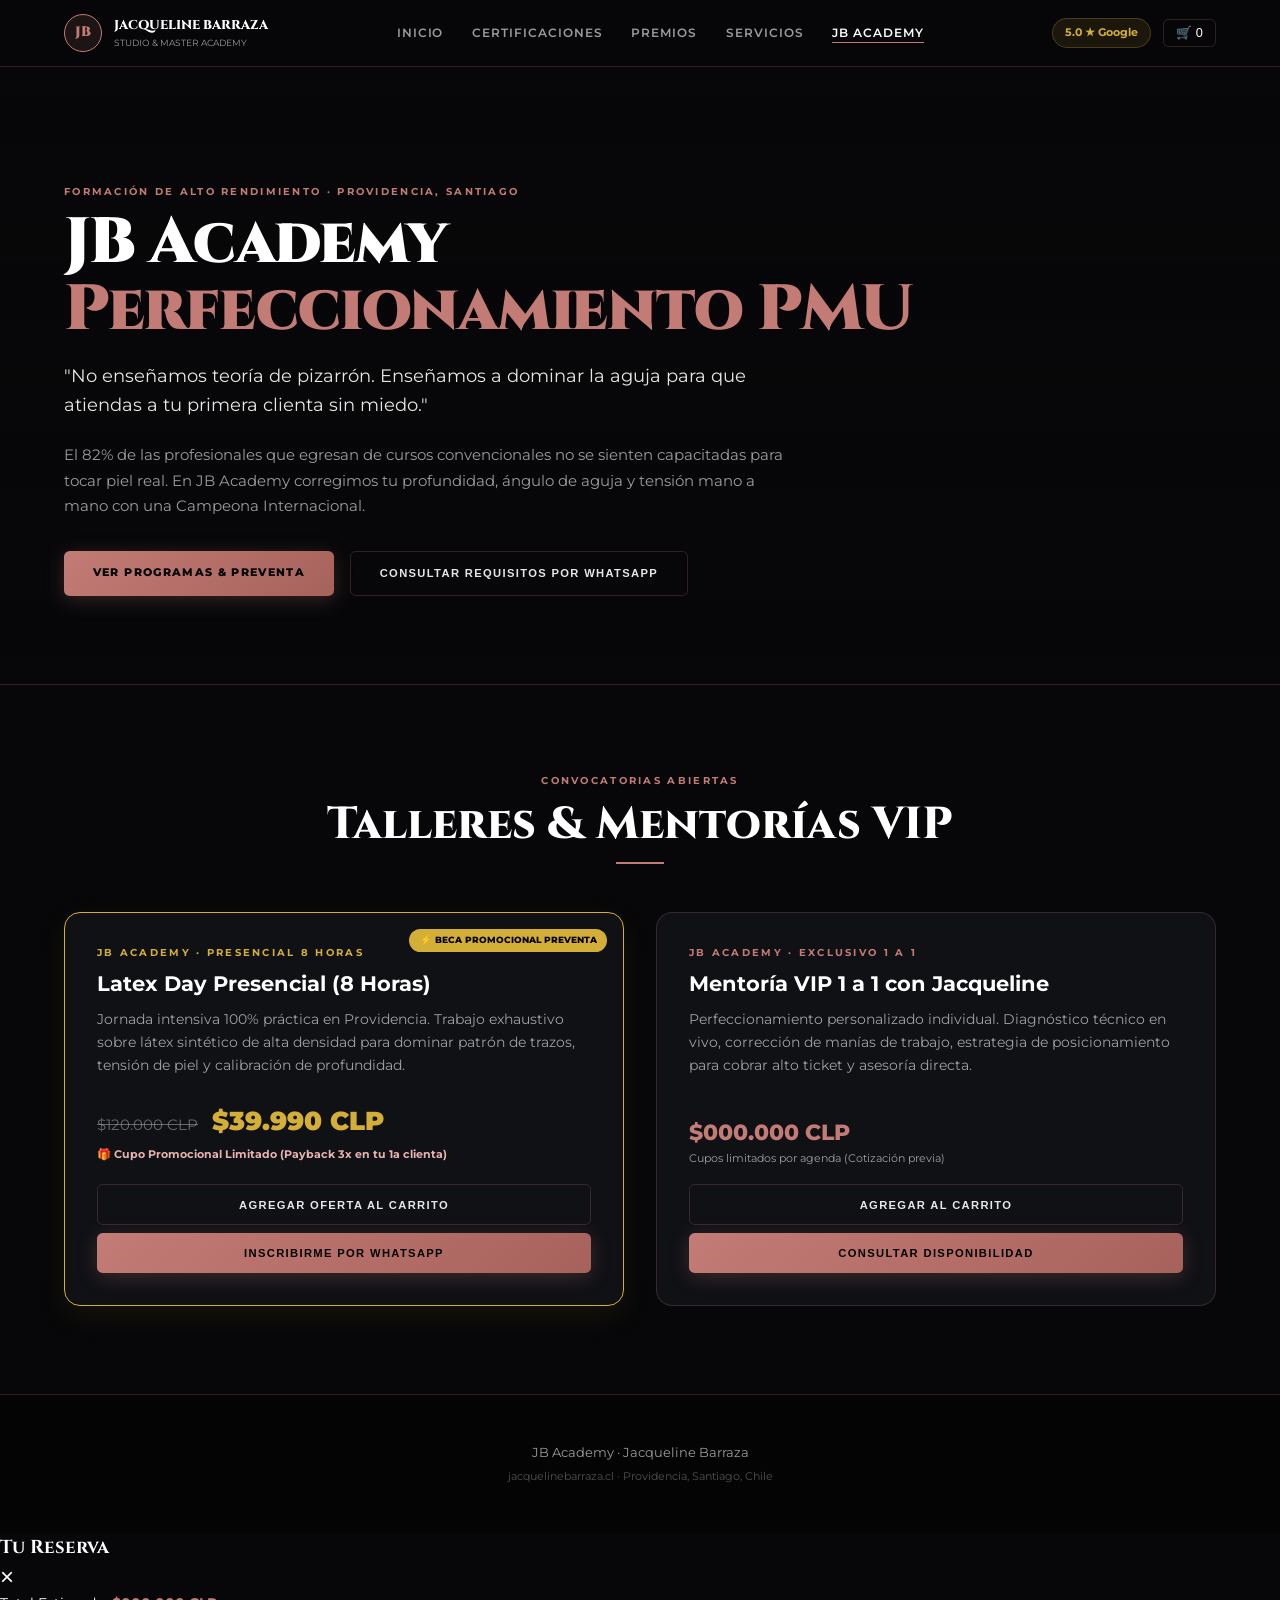
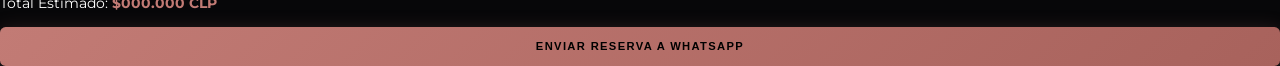
<file: jb-academy.html>
<!DOCTYPE html>
<html lang="es">
<head>
  <meta charset="UTF-8">
  <meta name="viewport" content="width=device-width, initial-scale=1.0">
  <title>JB Academy | Cursos de Microblading & Capacitación PMU Santiago</title>
  
  <meta name="description" content="Formación técnica de alto rendimiento en micropigmentación por Jacqueline Barraza, Campeona WinArt 2026. Talleres Latex Day y mentorías personalizadas 1 a 1 en Providencia.">
  <meta name="keywords" content="Curso Microblading Providencia Santiago, Latex Day Jacqueline Barraza, JB Academy, Capacitacion Micropigmentacion Chile, Cursos PMU Santiago">
  <link rel="canonical" href="https://jacquelinebarraza.cl/jb-academy.html">
  
  <meta property="og:title" content="JB Academy | Formación Técnica de Alto Rendimiento PMU">
  <meta property="og:description" content="Aprende a controlar presión, profundidad y ángulo de aguja mano a mano con una Campeona Internacional.">
  <meta property="og:image" content="Jacqueline%20Barraza.cl.png">
  <meta property="og:url" content="https://jacquelinebarraza.cl/jb-academy.html">
  <meta property="og:type" content="website">

  <link rel="preconnect" href="https://fonts.googleapis.com">
  <link rel="preconnect" href="https://fonts.gstatic.com" crossorigin>
  <link href="https://fonts.googleapis.com/css2?family=Cinzel:wght@700;800;900&family=Montserrat:wght@400;500;600;700;800&family=Playfair+Display:ital,wght@1,600&display=swap" rel="stylesheet">
  
  <link rel="stylesheet" href="styles.css">

  <script type="application/ld-json">
  {
    "@context": "https://schema.org",
    "@type": "EducationalOrganization",
    "name": "JB Academy - Jacqueline Barraza",
    "url": "https://jacquelinebarraza.cl/jb-academy.html",
    "logo": "https://jacquelinebarraza.cl/Jacqueline%20Barraza.cl.png",
    "description": "Academia de formación profesional especializada en técnicas de micropigmentación, microblading y calibración sobre látex de alta densidad.",
    "address": {
      "@type": "PostalAddress",
      "streetAddress": "Pedro de Valdivia, Providencia",
      "addressLocality": "Providencia, Santiago",
      "addressRegion": "Región Metropolitana",
      "addressCountry": "CL"
    }
  }
  </script>
</head>
<body>

  <!-- NAVBAR -->
  <header class="navbar">
    <div class="container nav-container">
      <a href="index.html" style="text-decoration:none; display:flex; align-items:center; gap:0.75rem;">
        <span class="brand-mono">JB</span>
        <div>
          <span style="font-family:var(--font-serif); font-size:0.8rem; font-weight:800; color:#FFF; display:block;">JACQUELINE BARRAZA</span>
          <span style="font-size:0.55rem; color:var(--white-60); display:block;">STUDIO & MASTER ACADEMY</span>
        </div>
      </a>

      <nav class="nav-links">
        <a href="index.html">Inicio</a>
        <a href="certificaciones.html">Certificaciones</a>
        <a href="premios.html">Premios</a>
        <a href="microblading-providencia.html">Servicios</a>
        <a href="jb-academy.html" class="active">JB Academy</a>
      </nav>

      <div style="display:flex; align-items:center; gap:0.75rem;">
        <a href="https://share.google/TrvjnRvbHDRXgZslk" target="_blank" style="text-decoration:none; font-size:0.68rem; font-weight:700; color:var(--champagne-gold); background:rgba(212,175,55,0.1); border:1px solid rgba(212,175,55,0.25); padding:0.35rem 0.75rem; border-radius:999px;">
          5.0 ★ Google
        </a>
        <button id="cartToggle" style="background:none; border:1px solid var(--rose-border); color:#FFF; padding:0.35rem 0.75rem; border-radius:0.35rem; cursor:pointer; font-size:0.8rem;">
          🛒 <span id="cartCount">0</span>
        </button>
      </div>
    </div>
  </header>

  <main style="padding-top:6rem;">
    <section class="section-padding" style="border-bottom:1px solid var(--rose-border); background:linear-gradient(180deg, rgba(7,7,9,0.5) 0%, #070709 100%);">
      <div class="container">
        <span class="tag-luxury">Formación de Alto Rendimiento · Providencia, Santiago</span>
        <h1 class="h1-hero">JB Academy <br><span style="color:var(--rose-gold);">Perfeccionamiento PMU</span></h1>
        <p class="font-italic" style="font-size:1.15rem; color:var(--white-90); margin:1rem 0 1.5rem; max-width:760px;">
          "No enseñamos teoría de pizarrón. Enseñamos a dominar la aguja para que atiendas a tu primera clienta sin miedo."
        </p>
        <p style="font-size:0.92rem; color:var(--white-60); max-width:720px; margin-bottom:2rem; line-height:1.7;">
          El 82% de las profesionales que egresan de cursos convencionales no se sienten capacitadas para tocar piel real. En JB Academy corregimos tu profundidad, ángulo de aguja y tensión mano a mano con una Campeona Internacional.
        </p>
        <div style="display:flex; gap:1rem; flex-wrap:wrap;">
          <a href="#programas" class="btn-gold">Ver Programas & Preventa</a>
          <button class="btn-outline-gold direct-book-btn" data-title="Consulta de Programa JB Academy">Consultar Requisitos por WhatsApp</button>
        </div>
      </div>
    </section>

    <!-- PROGRAMAS ACADÉMICOS -->
    <section id="programas" class="section-padding">
      <div class="container">
        <div style="text-align:center; max-width:700px; margin:0 auto 3rem;">
          <span class="tag-luxury">Convocatorias Abiertas</span>
          <h2 class="h2-editorial">Talleres & Mentorías VIP</h2>
          <div style="width:3rem; height:2px; background:var(--rose-gold); margin:0.75rem auto;"></div>
        </div>

        <div style="display:grid; grid-template-columns:repeat(auto-fit, minmax(320px, 1fr)); gap:2rem;">

          <!-- Programa 1: LATEX DAY PRECIO PROMO CON TACHADO -->
          <article style="background:var(--surface-card); border:1px solid var(--champagne-gold); border-radius:1rem; padding:2rem; display:flex; flex-direction:column; justify-content:space-between; position:relative; box-shadow: 0 10px 30px rgba(212,175,55,0.08);">
            <span style="position:absolute; top:1rem; right:1rem; background:var(--champagne-gold); color:#000; font-size:0.58rem; font-weight:800; padding:0.25rem 0.65rem; border-radius:999px; text-transform:uppercase;">⚡ Beca Promocional Preventa</span>
            <div>
              <span class="tag-luxury" style="margin-bottom:0.3rem; color:var(--champagne-gold);">JB Academy · Presencial 8 Horas</span>
              <h3 class="font-serif" style="font-size:1.3rem; color:#FFF; margin-bottom:0.5rem;">Latex Day Presencial (8 Horas)</h3>
              <p style="font-size:0.85rem; color:var(--white-60); line-height:1.7; margin-bottom:1.5rem;">
                Jornada intensiva 100% práctica en Providencia. Trabajo exhaustivo sobre látex sintético de alta densidad para dominar patrón de trazos, tensión de piel y calibración de profundidad.
              </p>
            </div>
            <div>
              <div style="margin-bottom:1.25rem;">
                <span style="text-decoration:line-through; font-size:0.95rem; color:var(--white-60); opacity:0.6; margin-right:0.6rem;">$120.000 CLP</span>
                <span style="font-size:1.6rem; font-weight:900; color:var(--champagne-gold);">$39.990 CLP</span>
                <span style="display:block; font-size:0.7rem; color:var(--rose-light); font-weight:700; margin-top:0.25rem;">🎁 Cupo Promocional Limitado (Payback 3x en tu 1a clienta)</span>
              </div>
              <div style="display:flex; flex-direction:column; gap:0.5rem;">
                <button class="btn-outline-gold add-to-cart-btn" data-id="3" data-title="JB Academy: Latex Day Presencial" data-price="39990" style="width:100%;">Agregar Oferta al Carrito</button>
                <button class="btn-gold direct-book-btn" data-title="JB Academy: Latex Day Presencial (Oferta $39.990)" style="width:100%;">Inscribirme por WhatsApp</button>
              </div>
            </div>
          </article>

          <!-- Programa 2: MENTORÍA -->
          <article style="background:var(--surface-card); border:1px solid var(--rose-border); border-radius:1rem; padding:2rem; display:flex; flex-direction:column; justify-content:space-between;">
            <div>
              <span class="tag-luxury" style="margin-bottom:0.3rem;">JB Academy · Exclusivo 1 a 1</span>
              <h3 class="font-serif" style="font-size:1.3rem; color:#FFF; margin-bottom:0.5rem;">Mentoría VIP 1 a 1 con Jacqueline</h3>
              <p style="font-size:0.85rem; color:var(--white-60); line-height:1.7; margin-bottom:1.5rem;">
                Perfeccionamiento personalizado individual. Diagnóstico técnico en vivo, corrección de manías de trabajo, estrategia de posicionamiento para cobrar alto ticket y asesoría directa.
              </p>
            </div>
            <div>
              <p style="font-size:1.4rem; font-weight:800; color:var(--rose-gold); margin-bottom:1rem;">
                $000.000 CLP <span style="display:block; font-size:0.7rem; color:var(--white-60); font-weight:400;">Cupos limitados por agenda (Cotización previa)</span>
              </p>
              <div style="display:flex; flex-direction:column; gap:0.5rem;">
                <button class="btn-outline-gold add-to-cart-btn" data-id="5" data-title="JB Academy: Mentoría VIP 1 a 1" data-price="0" style="width:100%;">Agregar al Carrito</button>
                <button class="btn-gold direct-book-btn" data-title="JB Academy: Mentoría VIP 1 a 1" style="width:100%;">Consultar Disponibilidad</button>
              </div>
            </div>
          </article>

        </div>
      </div>
    </section>
  </main>

  <footer style="border-top:1px solid var(--rose-border); padding:3rem 0; text-align:center; background:#040404;">
    <p style="font-size:0.8rem; color:var(--white-60);">JB Academy · Jacqueline Barraza</p>
    <p style="font-size:0.68rem; color:var(--white-30); margin-top:0.3rem;">jacquelinebarraza.cl · Providencia, Santiago, Chile</p>
  </footer>

  <!-- CARRITO INTERACTIVO -->
  <div class="cart-drawer" id="cartDrawer">
    <div class="cart-drawer-content">
      <div class="cart-header">
        <h3 style="font-family:var(--font-serif);">Tu Reserva</h3>
        <button id="cartClose" style="background:none; border:none; color:#FFF; font-size:1.5rem; cursor:pointer;">&times;</button>
      </div>
      <div class="cart-body" id="cartItems"></div>
      <div class="cart-footer">
        <p style="margin-bottom:0.75rem; font-size:0.85rem;">Total Estimado: <strong id="cartTotal" style="color:var(--rose-gold);">$000.000 CLP</strong></p>
        <button class="btn-gold" id="checkoutBtn" style="width:100%;">Enviar Reserva a WhatsApp</button>
      </div>
    </div>
  </div>

  <script src="script.js"></script>
</body>
</html>
</file>
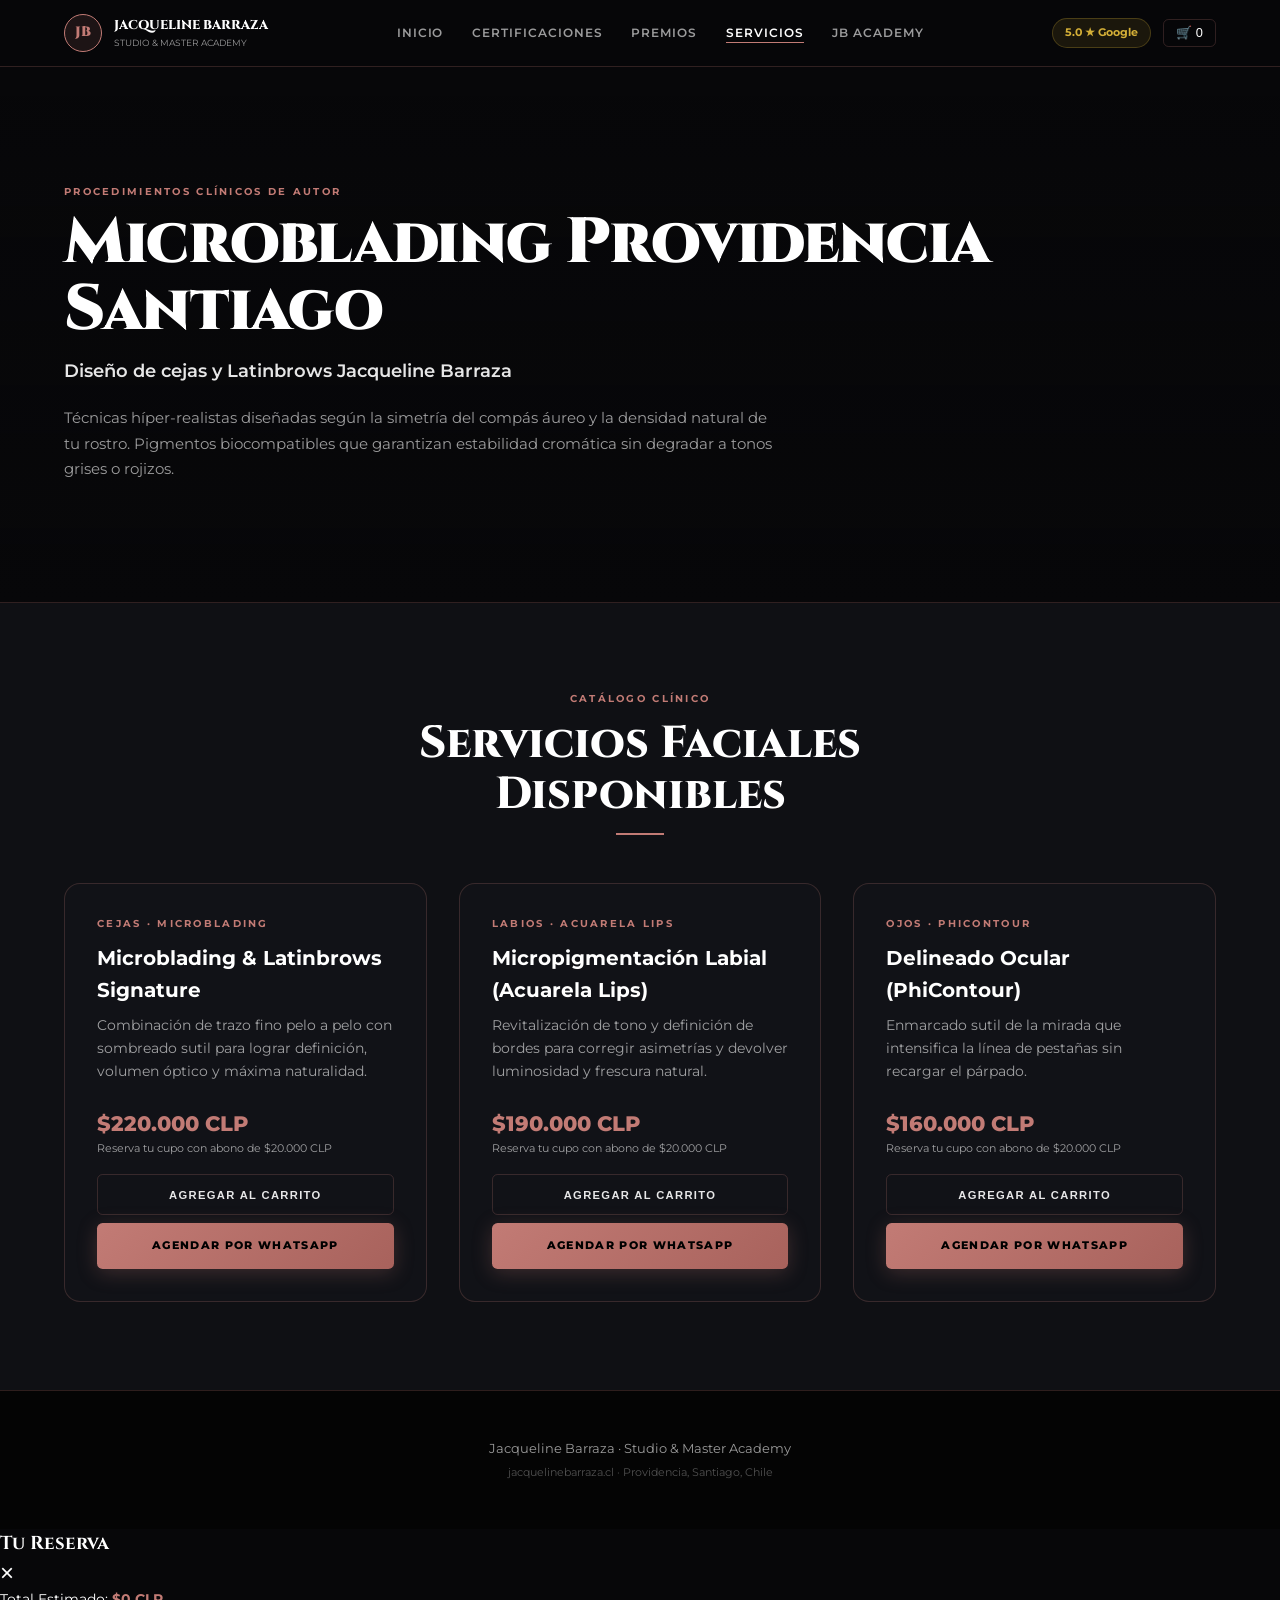
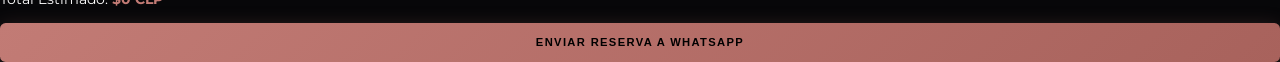
<file: microblading-providencia.html>
<!DOCTYPE html>
<html lang="es">
<head>
  <meta charset="UTF-8">
  <meta name="viewport" content="width=device-width, initial-scale=1.0">
  <title>Microblading Providencia Santiago | Jacqueline Barraza Micropigmentación</title>
  
  <!-- SEO / AEO / GEO Meta Tags -->
  <meta name="description" content="Servicios clínicos de Microblading, Latinbrows y Acuarela Lips en Providencia, Santiago. Atención por Jacqueline Barraza, Triple Royal Artist PhiAcademy y Campeona WinArt 2026.">
  <meta name="keywords" content="Microblading Providencia Santiago, Diseño de cejas y Latinbrows Jacqueline Barraza, Micropigmentación de labios Santiago, Especialista en Micropigmentación Antofagasta y Santiago">
  <link rel="canonical" href="https://jacquelinebarraza.cl/microblading-providencia.html">
  
  <!-- Open Graph -->
  <meta property="og:title" content="Microblading & Latinbrows en Providencia | Jacqueline Barraza">
  <meta property="og:description" content="Resultados naturales e híper-realistas sin viraje a tonos grises. Agenda tu evaluación en Metro Pedro de Valdivia.">
  <meta property="og:image" content="Jacqueline%20Barraza.cl.png">
  <meta property="og:url" content="https://jacquelinebarraza.cl/microblading-providencia.html">
  <meta property="og:type" content="website">

  <!-- Tipografías de Alta Costura -->
  <link rel="preconnect" href="https://fonts.googleapis.com">
  <link rel="preconnect" href="https://fonts.gstatic.com" crossorigin>
  <link href="https://fonts.googleapis.com/css2?family=Cinzel:wght@700;800;900&family=Montserrat:wght@400;500;600;700;800&family=Playfair+Display:ital,wght@1,600&display=swap" rel="stylesheet">
  
  <link rel="stylesheet" href="styles.css">

  <script type="application/ld-json">
  {
    "@context": "https://schema.org",
    "@type": "Service",
    "name": "Microblading y Micropigmentación Facial Avanzada",
    "provider": {
      "@type": "BeautySalon",
      "name": "Jacqueline Barraza - Studio & Master Academy",
      "url": "https://jacquelinebarraza.cl"
    },
    "areaServed": [
      { "@type": "City", "name": "Providencia, Santiago" },
      { "@type": "City", "name": "Antofagasta" }
    ],
    "hasOfferCatalog": {
      "@type": "OfferCatalog",
      "name": "Procedimientos Faciales de Autor",
      "itemListElement": [
        {
          "@type": "Offer",
          "itemOffered": {
            "@type": "Service",
            "name": "Microblading & Latinbrows Signature"
          },
          "price": "220000",
          "priceCurrency": "CLP"
        },
        {
          "@type": "Offer",
          "itemOffered": {
            "@type": "Service",
            "name": "Micropigmentación de Labios (Acuarela Lips)"
          },
          "price": "190000",
          "priceCurrency": "CLP"
        }
      ]
    }
  }
  </script>
</head>
<body>

  <!-- NAVBAR -->
  <header class="navbar">
    <div class="container nav-container">
      <a href="index.html" style="text-decoration:none; display:flex; align-items:center; gap:0.75rem;">
        <span class="brand-mono">JB</span>
        <div>
          <span style="font-family:var(--font-serif); font-size:0.8rem; font-weight:800; color:#FFF; display:block;">JACQUELINE BARRAZA</span>
          <span style="font-size:0.55rem; color:var(--white-60); display:block;">STUDIO & MASTER ACADEMY</span>
        </div>
      </a>

      <nav class="nav-links">
        <a href="index.html">Inicio</a>
        <a href="certificaciones.html">Certificaciones</a>
        <a href="premios.html">Premios</a>
        <a href="microblading-providencia.html" class="active">Servicios</a>
        <a href="jb-academy.html">JB Academy</a>
      </nav>

      <div style="display:flex; align-items:center; gap:0.75rem;">
        <a href="https://share.google/TrvjnRvbHDRXgZslk" target="_blank" style="text-decoration:none; font-size:0.68rem; font-weight:700; color:var(--champagne-gold); background:rgba(212,175,55,0.1); border:1px solid rgba(212,175,55,0.25); padding:0.35rem 0.75rem; border-radius:999px;">
          5.0 ★ Google
        </a>
        <button id="cartToggle" style="background:none; border:1px solid var(--rose-border); color:#FFF; padding:0.35rem 0.75rem; border-radius:0.35rem; cursor:pointer; font-size:0.8rem;">
          🛒 <span id="cartCount">0</span>
        </button>
      </div>
    </div>
  </header>

  <main style="padding-top:6rem;">
    <!-- HERO SERVICIOS -->
    <section class="section-padding" style="border-bottom:1px solid var(--rose-border); background:linear-gradient(180deg, rgba(7,7,9,0.5) 0%, #070709 100%);">
      <div class="container">
        <span class="tag-luxury">Procedimientos Clínicos de Autor</span>
        <h1 class="h1-hero">Microblading Providencia Santiago</h1>
        <h2 style="font-size:1.1rem; font-weight:600; color:var(--white-90); margin:0.8rem 0 1.2rem; font-family:var(--font-sans);">Diseño de cejas y Latinbrows Jacqueline Barraza</h2>
        <p style="font-size:0.95rem; color:var(--white-60); max-width:720px; margin-bottom:2rem; line-height:1.7;">
          Técnicas híper-realistas diseñadas según la simetría del compás áureo y la densidad natural de tu rostro. Pigmentos biocompatibles que garantizan estabilidad cromática sin degradar a tonos grises o rojizos.
        </p>
      </div>
    </section>

    <!-- CATÁLOGO CLÍNICO -->
    <section class="section-padding" style="background:var(--surface-dark);">
      <div class="container">
        <div style="text-align:center; max-width:700px; margin:0 auto 3rem;">
          <span class="tag-luxury">Catálogo Clínico</span>
          <h2 class="h2-editorial">Servicios Faciales Disponibles</h2>
          <div style="width:3rem; height:2px; background:var(--rose-gold); margin:0.75rem auto;"></div>
        </div>

        <div style="display:grid; grid-template-columns:repeat(auto-fit, minmax(300px, 1fr)); gap:2rem;">
          
          <article style="background:var(--surface-card); border:1px solid var(--rose-border); border-radius:1rem; padding:2rem; display:flex; flex-direction:column; justify-content:space-between;">
            <div>
              <span class="tag-luxury">Cejas · Microblading</span>
              <h3 class="font-serif" style="font-size:1.25rem; color:#FFF; margin-bottom:0.5rem;">Microblading & Latinbrows Signature</h3>
              <p style="font-size:0.85rem; color:var(--white-60); line-height:1.7; margin-bottom:1.5rem;">
                Combinación de trazo fino pelo a pelo con sombreado sutil para lograr definición, volumen óptico y máxima naturalidad.
              </p>
            </div>
            <div>
              <p style="font-size:1.3rem; font-weight:800; color:var(--rose-gold); margin-bottom:1rem;">
                $220.000 CLP <span style="display:block; font-size:0.7rem; color:var(--white-60); font-weight:400;">Reserva tu cupo con abono de $20.000 CLP</span>
              </p>
              <div style="display:flex; flex-direction:column; gap:0.5rem;">
                <button class="btn-outline-gold add-to-cart-btn" data-id="1" data-title="Microblading & Latinbrows Signature" data-price="220000" style="width:100%;">Agregar al Carrito</button>
                <a href="https://wa.link/2xsqzu" target="_blank" class="btn-gold" style="width:100%;">Agendar por WhatsApp</a>
              </div>
            </div>
          </article>

          <article style="background:var(--surface-card); border:1px solid var(--rose-border); border-radius:1rem; padding:2rem; display:flex; flex-direction:column; justify-content:space-between;">
            <div>
              <span class="tag-luxury">Labios · Acuarela Lips</span>
              <h3 class="font-serif" style="font-size:1.25rem; color:#FFF; margin-bottom:0.5rem;">Micropigmentación Labial (Acuarela Lips)</h3>
              <p style="font-size:0.85rem; color:var(--white-60); line-height:1.7; margin-bottom:1.5rem;">
                Revitalización de tono y definición de bordes para corregir asimetrías y devolver luminosidad y frescura natural.
              </p>
            </div>
            <div>
              <p style="font-size:1.3rem; font-weight:800; color:var(--rose-gold); margin-bottom:1rem;">
                $190.000 CLP <span style="display:block; font-size:0.7rem; color:var(--white-60); font-weight:400;">Reserva tu cupo con abono de $20.000 CLP</span>
              </p>
              <div style="display:flex; flex-direction:column; gap:0.5rem;">
                <button class="btn-outline-gold add-to-cart-btn" data-id="2" data-title="Micropigmentación Labial (Acuarela Lips)" data-price="190000" style="width:100%;">Agregar al Carrito</button>
                <a href="https://wa.link/2xsqzu" target="_blank" class="btn-gold" style="width:100%;">Agendar por WhatsApp</a>
              </div>
            </div>
          </article>

          <article style="background:var(--surface-card); border:1px solid var(--rose-border); border-radius:1rem; padding:2rem; display:flex; flex-direction:column; justify-content:space-between;">
            <div>
              <span class="tag-luxury">Ojos · PhiContour</span>
              <h3 class="font-serif" style="font-size:1.25rem; color:#FFF; margin-bottom:0.5rem;">Delineado Ocular (PhiContour)</h3>
              <p style="font-size:0.85rem; color:var(--white-60); line-height:1.7; margin-bottom:1.5rem;">
                Enmarcado sutil de la mirada que intensifica la línea de pestañas sin recargar el párpado.
              </p>
            </div>
            <div>
              <p style="font-size:1.3rem; font-weight:800; color:var(--rose-gold); margin-bottom:1rem;">
                $160.000 CLP <span style="display:block; font-size:0.7rem; color:var(--white-60); font-weight:400;">Reserva tu cupo con abono de $20.000 CLP</span>
              </p>
              <div style="display:flex; flex-direction:column; gap:0.5rem;">
                <button class="btn-outline-gold add-to-cart-btn" data-id="4" data-title="Delineado Ocular PhiContour" data-price="160000" style="width:100%;">Agregar al Carrito</button>
                <a href="https://wa.link/2xsqzu" target="_blank" class="btn-gold" style="width:100%;">Agendar por WhatsApp</a>
              </div>
            </div>
          </article>

        </div>
      </div>
    </section>
  </main>

  <footer style="border-top:1px solid var(--rose-border); padding:3rem 0; text-align:center; background:#040404;">
    <p style="font-size:0.8rem; color:var(--white-60);">Jacqueline Barraza · Studio & Master Academy</p>
    <p style="font-size:0.68rem; color:var(--white-30); margin-top:0.3rem;">jacquelinebarraza.cl · Providencia, Santiago, Chile</p>
  </footer>

  <!-- CARRITO INTERACTIVO -->
  <div class="cart-drawer" id="cartDrawer">
    <div class="cart-drawer-content">
      <div class="cart-header">
        <h3 style="font-family:var(--font-serif);">Tu Reserva</h3>
        <button id="cartClose" style="background:none; border:none; color:#FFF; font-size:1.5rem; cursor:pointer;">&times;</button>
      </div>
      <div class="cart-body" id="cartItems"></div>
      <div class="cart-footer">
        <p style="margin-bottom:0.75rem; font-size:0.85rem;">Total Estimado: <strong id="cartTotal" style="color:var(--rose-gold);">$0 CLP</strong></p>
        <button class="btn-gold" id="checkoutBtn" style="width:100%;">Enviar Reserva a WhatsApp</button>
      </div>
    </div>
  </div>

  <script src="script.js"></script>
</body>
</html>
</file>
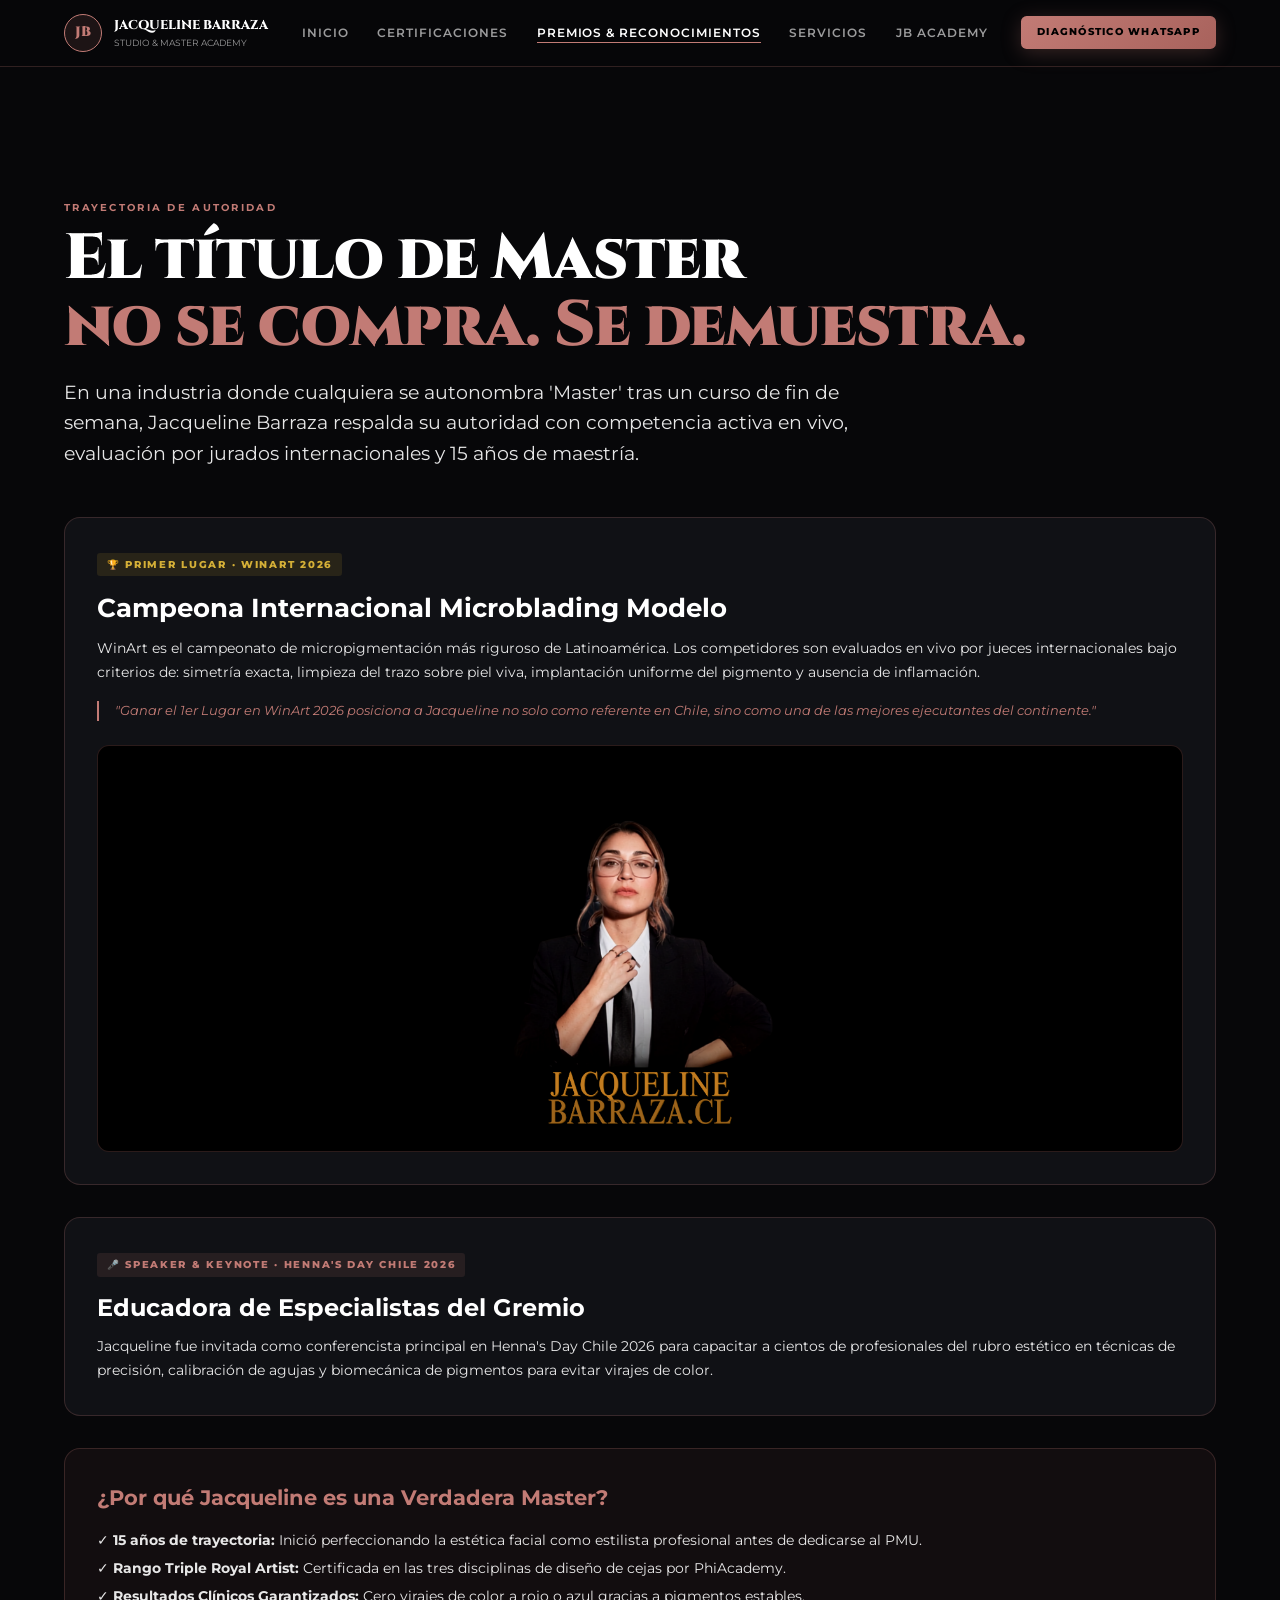
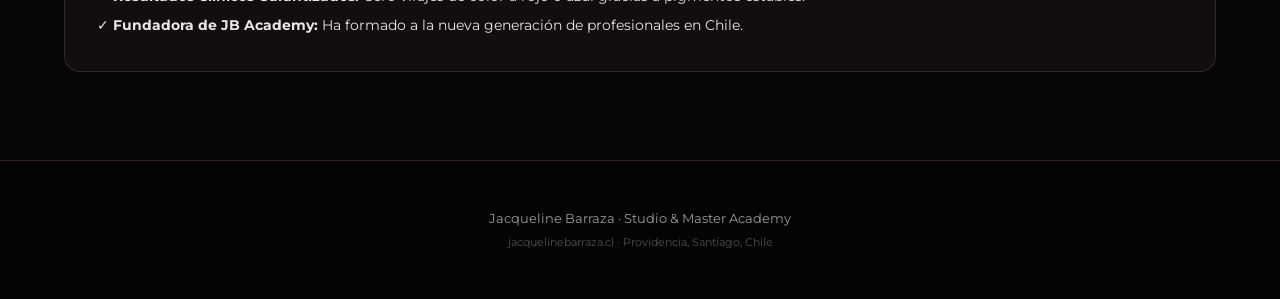
<file: premios.html>
<!DOCTYPE html>
<html lang="es">
<head>
  <meta charset="UTF-8">
  <meta name="viewport" content="width=device-width, initial-scale=1.0">
  <title>Premios, Victorias y Jerarquía Técnica | Jacqueline Barraza</title>

  <meta name="description" content="Descubre los galardones de Jacqueline Barraza: Campeona 1er Lugar WinArt 2026, Speaker Henna's Day y su trayectoria como Master en Chile.">
  <link rel="canonical" href="https://jacquelinebarraza.cl/premios.html">

  <link rel="preconnect" href="https://fonts.googleapis.com">
  <link rel="preconnect" href="https://fonts.gstatic.com" crossorigin>
  <link href="https://fonts.googleapis.com/css2?family=Cinzel:wght@700;900&family=Montserrat:wght@400;500;600;700;800&family=Playfair+Display:ital,wght@1,600&display=swap" rel="stylesheet">

  <link rel="stylesheet" href="styles.css">
</head>
<body>

  <!-- NAVBAR -->
  <header class="navbar">
    <div class="container nav-container">
      <a href="index.html" style="text-decoration:none; display:flex; align-items:center; gap:0.75rem;">
        <span class="brand-mono">JB</span>
        <div>
          <span style="font-family:var(--font-serif); font-size:0.8rem; font-weight:800; color:#FFF; display:block;">JACQUELINE BARRAZA</span>
          <span style="font-size:0.55rem; color:var(--white-60); display:block;">STUDIO & MASTER ACADEMY</span>
        </div>
      </a>

      <nav class="nav-links">
        <a href="index.html">Inicio</a>
        <a href="certificaciones.html">Certificaciones</a>
        <a href="premios.html" class="active">Premios & Reconocimientos</a>
        <a href="microblading-providencia.html">Servicios</a>
        <a href="jb-academy.html">JB Academy</a>
      </nav>

      <a href="https://wa.link/2xsqzu" target="_blank" class="btn-gold" style="padding:0.5rem 1rem; font-size:0.65rem;">Diagnóstico WhatsApp</a>
    </div>
  </header>

  <main style="padding-top:7rem;">
    <section class="section-padding">
      <div class="container">
        <span class="tag-luxury">Trayectoria de Autoridad</span>
        <h1 class="h1-hero">El título de Master <br><span style="color:var(--rose-gold);">no se compra. Se demuestra.</span></h1>
        <p class="font-italic" style="font-size:1.2rem; color:var(--white-90); margin:1rem 0 3rem; max-width:800px;">
          En una industria donde cualquiera se autonombra 'Master' tras un curso de fin de semana, Jacqueline Barraza respalda su autoridad con competencia activa en vivo, evaluación por jurados internacionales y 15 años de maestría.
        </p>

        <!-- GRID DE GALARDONES -->
        <div style="display:grid; grid-template-columns:1fr; gap:2rem;">

          <!-- Premio 1 -->
          <article style="background:var(--surface-card); border:1px solid var(--rose-border); border-radius:1rem; padding:2rem; display:grid; grid-template-columns:1fr; gap:1.5rem;" class="grid-md-2">
            <div>
              <span style="font-size:0.6rem; font-weight:800; letter-spacing:0.18em; text-transform:uppercase; color:var(--champagne-gold); background:rgba(212,175,55,0.12); padding:0.25rem 0.6rem; border-radius:0.2rem; display:inline-block; margin-bottom:0.75rem;">🏆 Primer Lugar · WinArt 2026</span>
              <h2 class="font-serif" style="font-size:1.6rem; color:#FFF; margin-bottom:0.5rem;">Campeona Internacional Microblading Modelo</h2>
              <p style="font-size:0.88rem; color:var(--white-90); line-height:1.7; margin-bottom:1rem;">
                WinArt es el campeonato de micropigmentación más riguroso de Latinoamérica. Los competidores son evaluados en vivo por jueces internacionales bajo criterios de: simetría exacta, limpieza del trazo sobre piel viva, implantación uniforme del pigmento y ausencia de inflamación.
              </p>
              <div style="border-left:2px solid var(--rose-gold); padding-left:1rem; margin-top:1rem;">
                <p style="font-size:0.8rem; font-style:italic; color:var(--rose-gold);">
                  "Ganar el 1er Lugar en WinArt 2026 posiciona a Jacqueline no solo como referente en Chile, sino como una de las mejores ejecutantes del continente."
                </p>
              </div>
            </div>
            <div style="background:#000; border-radius:0.75rem; overflow:hidden; border:1px solid var(--rose-border); display:flex; align-items:center; justify-content:center; padding:1rem;">
              <img src="Jacqueline%20Barraza.cl.png" alt="Jacqueline Barraza Campeona WinArt 2026" style="width:100%; max-width:280px; height:auto; filter:drop-shadow(0 10px 20px rgba(0,0,0,0.8));">
            </div>
          </article>

          <!-- Premio 2 -->
          <article style="background:var(--surface-card); border:1px solid var(--rose-border); border-radius:1rem; padding:2rem;">
            <span style="font-size:0.6rem; font-weight:800; letter-spacing:0.18em; text-transform:uppercase; color:var(--rose-gold); background:var(--rose-gold-subtle); padding:0.25rem 0.6rem; border-radius:0.2rem; display:inline-block; margin-bottom:0.75rem;">🎤 Speaker & Keynote · Henna's Day Chile 2026</span>
            <h2 class="font-serif" style="font-size:1.5rem; color:#FFF; margin-bottom:0.5rem;">Educadora de Especialistas del Gremio</h2>
            <p style="font-size:0.88rem; color:var(--white-90); line-height:1.7;">
              Jacqueline fue invitada como conferencista principal en Henna's Day Chile 2026 para capacitar a cientos de profesionales del rubro estético en técnicas de precisión, calibración de agujas y biomecánica de pigmentos para evitar virajes de color.
            </p>
          </article>

          <!-- Qué significa Master -->
          <article style="background:rgba(194,123,117,0.06); border:1px solid var(--rose-border); border-radius:1rem; padding:2rem;">
            <h3 class="font-serif" style="font-size:1.3rem; color:var(--rose-gold); margin-bottom:0.75rem;">¿Por qué Jacqueline es una Verdadera Master?</h3>
            <ul style="list-style:none; line-height:2; font-size:0.88rem; color:var(--white-90);">
              <li>✓ <strong>15 años de trayectoria:</strong> Inició perfeccionando la estética facial como estilista profesional antes de dedicarse al PMU.</li>
              <li>✓ <strong>Rango Triple Royal Artist:</strong> Certificada en las tres disciplinas de diseño de cejas por PhiAcademy.</li>
              <li>✓ <strong>Resultados Clínicos Garantizados:</strong> Cero virajes de color a rojo o azul gracias a pigmentos estables.</li>
              <li>✓ <strong>Fundadora de JB Academy:</strong> Ha formado a la nueva generación de profesionales en Chile.</li>
            </ul>
          </article>

        </div>
      </div>
    </section>
  </main>

  <footer style="border-top:1px solid var(--rose-border); padding:3rem 0; text-align:center; background:#040404;">
    <p style="font-size:0.8rem; color:var(--white-60);">Jacqueline Barraza · Studio & Master Academy</p>
    <p style="font-size:0.68rem; color:var(--white-30); margin-top:0.3rem;">jacquelinebarraza.cl · Providencia, Santiago, Chile</p>
  </footer>
</body>
</html>
</file>
<file: styles.css>
/* ==========================================================================
   JACQUELINE BARRAZA — SISTEMA DE ESTILOS EDITORIAL DE ALTA COSTURA
   ========================================================================== */

:root {
  --obsidian: #070709;
  --surface-dark: #0F1014;
  --surface-card: rgba(18, 19, 24, 0.85);
  --rose-gold: #C27B75;
  --rose-light: #E8B2AF;
  --rose-gold-subtle: rgba(194, 123, 117, 0.12);
  --rose-border: rgba(194, 123, 117, 0.22);
  --champagne-gold: #D4AF37;
  --gold-border: rgba(212, 175, 55, 0.25);
  --white-pure: #FFFFFF;
  --white-90: rgba(255, 255, 255, 0.90);
  --white-60: rgba(255, 255, 255, 0.60);
  --white-30: rgba(255, 255, 255, 0.30);
  --font-serif: 'Cinzel', serif;
  --font-italic: 'Playfair Display', serif;
  --font-sans: 'Montserrat', sans-serif;
}

*, *::before, *::after {
  box-sizing: border-box;
  margin: 0;
  padding: 0;
}

html {
  scroll-behavior: smooth;
  font-family: var(--font-sans);
  background-color: var(--obsidian);
  color: var(--white-pure);
  -webkit-font-smoothing: antialiased;
}

body {
  line-height: 1.6;
  overflow-x: hidden;
}

/* ── LAYOUT & ESTRUCTURA BASE ───────────────────────────────────────────── */
.container {
  width: 90%;
  max-width: 1180px;
  margin: 0 auto;
}

.section-padding {
  padding: 5.5rem 0;
}

.bg-surface-dark {
  background-color: var(--surface-dark);
  border-top: 1px solid var(--rose-border);
  border-bottom: 1px solid var(--rose-border);
}

.text-center { text-align: center; }
.text-white { color: var(--white-pure); }
.text-rose { color: var(--rose-gold); }
.text-gold { color: var(--champagne-gold); }
.text-dim { color: var(--white-30); }
.align-center { align-items: center; }
.max-w-700 { max-width: 700px; margin-left: auto; margin-right: auto; }
.max-w-800 { max-width: 800px; margin-left: auto; margin-right: auto; }

.mt-1 { margin-top: 0.5rem; }
.mt-3 { margin-top: 1.5rem; }
.mb-1 { margin-bottom: 0.5rem; }

/* ── TIPOGRAFÍA EDITORIAL ────────────────────────────────────────────────── */
.h1-hero {
  font-family: var(--font-serif);
  font-size: clamp(2.2rem, 5.5vw, 4rem);
  font-weight: 900;
  line-height: 1.05;
  letter-spacing: -0.02em;
  margin-bottom: 0.8rem;
}

.h2-editorial {
  font-family: var(--font-serif);
  font-size: clamp(1.6rem, 3.8vw, 2.8rem);
  font-weight: 800;
  line-height: 1.15;
  color: var(--white-pure);
}

.tag-luxury {
  font-size: 0.65rem;
  font-weight: 700;
  letter-spacing: 0.22em;
  text-transform: uppercase;
  color: var(--rose-gold);
  display: block;
  margin-bottom: 0.6rem;
}

.text-body-md {
  font-size: 0.88rem;
  color: var(--white-90);
  line-height: 1.8;
}

.text-body-sub {
  font-size: 0.9rem;
  color: var(--white-60);
  margin-top: 0.4rem;
}

.div-gold-line {
  width: 3rem;
  height: 2px;
  background: var(--rose-gold);
  margin: 0.75rem auto 2.5rem;
}

/* ── NAVBAR ─────────────────────────────────────────────────────────────── */
.navbar {
  position: fixed;
  top: 0; left: 0; right: 0;
  z-index: 1000;
  background: rgba(7, 7, 9, 0.94);
  backdrop-filter: blur(20px);
  -webkit-backdrop-filter: blur(20px);
  border-bottom: 1px solid var(--rose-border);
  padding: 0.85rem 0;
}

.nav-container {
  display: flex;
  align-items: center;
  justify-content: space-between;
}

.brand-logo-link {
  text-decoration: none;
  display: flex;
  align-items: center;
  gap: 0.75rem;
}

.brand-mono {
  width: 2.4rem;
  height: 2.4rem;
  border-radius: 50%;
  border: 1px solid var(--rose-gold);
  display: flex;
  align-items: center;
  justify-content: center;
  font-family: var(--font-serif);
  font-weight: 900;
  color: var(--rose-gold);
  font-size: 0.85rem;
  background: var(--rose-gold-subtle);
}

.brand-name {
  font-family: var(--font-serif);
  font-size: 0.8rem;
  font-weight: 800;
  color: var(--white-pure);
  display: block;
  letter-spacing: 0.1em;
}

.brand-sub {
  font-size: 0.55rem;
  color: var(--white-60);
  display: block;
  letter-spacing: 0.05em;
}

.nav-links {
  display: flex;
  gap: 1.8rem;
}

.nav-links a {
  color: var(--white-60);
  text-decoration: none;
  font-size: 0.75rem;
  font-weight: 600;
  letter-spacing: 0.08em;
  text-transform: uppercase;
  transition: color 0.3s ease;
}

.nav-links a:hover,
.nav-links a.active {
  color: var(--white-pure);
  border-bottom: 1px solid var(--rose-gold);
}

.nav-right {
  display: flex;
  align-items: center;
  gap: 0.75rem;
}

.rating-badge {
  text-decoration: none;
  font-size: 0.68rem;
  font-weight: 700;
  color: var(--champagne-gold);
  background: rgba(212, 175, 55, 0.1);
  border: 1px solid var(--gold-border);
  padding: 0.35rem 0.75rem;
  border-radius: 999px;
  transition: background 0.3s ease;
}

.rating-badge:hover {
  background: rgba(212, 175, 55, 0.2);
}

/* ── BOTONES ────────────────────────────────────────────────────────────── */
.btn-gold,
.btn-gold-sm {
  display: inline-flex;
  align-items: center;
  justify-content: center;
  border-radius: 0.35rem;
  font-weight: 800;
  letter-spacing: 0.12em;
  text-transform: uppercase;
  text-decoration: none;
  background: linear-gradient(135deg, #C27B75 0%, #A8625C 100%);
  color: #000;
  border: none;
  cursor: pointer;
  box-shadow: 0 4px 20px rgba(194, 123, 117, 0.25);
  transition: all 0.3s ease;
}

.btn-gold {
  padding: 0.85rem 1.8rem;
  font-size: 0.7rem;
}

.btn-gold-sm {
  padding: 0.5rem 1rem;
  font-size: 0.65rem;
}

.btn-gold:hover,
.btn-gold-sm:hover {
  transform: translateY(-2px);
  box-shadow: 0 8px 30px rgba(194, 123, 117, 0.4);
}

.btn-outline-gold {
  display: inline-flex;
  align-items: center;
  justify-content: center;
  padding: 0.85rem 1.8rem;
  border-radius: 0.35rem;
  font-size: 0.7rem;
  font-weight: 700;
  letter-spacing: 0.12em;
  text-transform: uppercase;
  text-decoration: none;
  background: transparent;
  color: var(--white-90);
  border: 1px solid var(--rose-border);
  cursor: pointer;
  transition: all 0.3s ease;
}

.btn-outline-gold:hover {
  background: var(--rose-gold-subtle);
  border-color: var(--rose-gold);
}

/* ── HERO SECTION ───────────────────────────────────────────────────────── */
.hero-section {
  padding: 6rem 0 4.5rem;
  border-bottom: 1px solid var(--rose-border);
  background: linear-gradient(180deg, rgba(7, 7, 9, 0.5) 0%, #070709 100%);
}

.hero-badge-pill {
  display: inline-block;
  font-size: 0.65rem;
  font-weight: 700;
  letter-spacing: 0.22em;
  text-transform: uppercase;
  color: var(--rose-gold);
  background: var(--rose-gold-subtle);
  border: 1px solid var(--rose-border);
  padding: 0.35rem 0.85rem;
  border-radius: 999px;
  margin-bottom: 1.2rem;
}

.hero-sub-title {
  font-size: 1.1rem;
  font-weight: 600;
  color: var(--white-90);
  margin-bottom: 1.2rem;
  font-family: var(--font-sans);
}

.hero-text-body {
  font-size: 0.95rem;
  color: var(--white-60);
  max-width: 720px;
  margin-bottom: 2rem;
  line-height: 1.7;
}

.hero-cta-wrapper {
  display: flex;
  gap: 1rem;
  flex-wrap: wrap;
  margin-bottom: 3rem;
}

.trust-icons-row {
  display: grid;
  grid-template-columns: repeat(auto-fit, minmax(200px, 1fr));
  gap: 1rem;
  padding-top: 1.8rem;
  border-top: 1px solid var(--rose-border);
}

.trust-item {
  display: flex;
  align-items: center;
  gap: 0.6rem;
  font-size: 0.75rem;
  font-weight: 600;
  color: var(--white-90);
}

.trust-icon {
  font-size: 1.1rem;
}

/* ── GRID EDITORIAL & CARDS FROSTED ─────────────────────────────────────── */
.grid-2-editorial {
  display: grid;
  grid-template-columns: 1fr;
  gap: 2.5rem;
}

@media (min-width: 768px) {
  .grid-2-editorial {
    grid-template-columns: 1fr 1fr;
  }
}

.card-frosted {
  background: var(--surface-card);
  border: 1px solid var(--rose-border);
  border-radius: 1rem;
  padding: 2rem;
  backdrop-filter: blur(12px);
  -webkit-backdrop-filter: blur(12px);
}

.border-gold-subtle { border-color: var(--gold-border); }
.border-rose-subtle { border-color: var(--rose-border); }

.portrait-frame {
  position: relative;
  max-width: 340px;
  margin: 0 auto;
  border-radius: 1rem;
  overflow: hidden;
  border: 1px solid var(--rose-border);
  box-shadow: 0 15px 40px rgba(0, 0, 0, 0.8);
}

.portrait-img {
  width: 100%;
  height: auto;
  display: block;
}

/* ── PASOS / EL MÉTODO ──────────────────────────────────────────────────── */
.grid-4-steps {
  display: grid;
  grid-template-columns: repeat(auto-fit, minmax(240px, 1fr));
  gap: 1.5rem;
}

.step-card {
  background: var(--surface-card);
  border: 1px solid var(--rose-border);
  border-radius: 0.85rem;
  padding: 1.75rem;
  position: relative;
  transition: border-color 0.3s ease, transform 0.3s ease;
}

.step-card:hover {
  border-color: var(--rose-gold);
  transform: translateY(-3px);
}

.step-num {
  font-family: var(--font-serif);
  font-size: 2.2rem;
  font-weight: 900;
  color: var(--rose-gold);
  opacity: 0.4;
  line-height: 1;
  margin-bottom: 0.75rem;
  display: block;
}

.step-title {
  font-family: var(--font-serif);
  font-size: 1.1rem;
  font-weight: 800;
  color: var(--white-pure);
  margin-bottom: 0.5rem;
}

.step-desc {
  font-size: 0.82rem;
  color: var(--white-60);
  line-height: 1.6;
}

/* ── LISTA DE CANDIDATA IDEAL ────────────────────────────────────────────── */
.h3-card-title {
  font-family: var(--font-serif);
  font-size: 1.25rem;
  font-weight: 800;
  margin-bottom: 1.2rem;
}

.checklist-luxury {
  list-style: none;
  display: flex;
  flex-direction: column;
  gap: 0.85rem;
}

.checklist-luxury li {
  font-size: 0.85rem;
  color: var(--white-90);
  line-height: 1.6;
  position: relative;
  padding-left: 1.2rem;
}

.checklist-luxury li::before {
  content: '•';
  position: absolute;
  left: 0;
  color: var(--rose-gold);
}

/* ── CATÁLOGO DE SERVICIOS ──────────────────────────────────────────────── */
.grid-3-catalog {
  display: grid;
  grid-template-columns: repeat(auto-fit, minmax(300px, 1fr));
  gap: 1.8rem;
}

.catalog-card {
  background: var(--surface-card);
  border: 1px solid var(--rose-border);
  border-radius: 1rem;
  padding: 2rem;
  display: flex;
  flex-direction: column;
  justify-content: space-between;
  transition: border-color 0.3s ease, transform 0.3s ease;
}

.catalog-card:hover {
  border-color: var(--rose-gold);
  transform: translateY(-4px);
}

.catalog-title {
  font-family: var(--font-serif);
  font-size: 1.25rem;
  color: var(--white-pure);
  margin-bottom: 0.5rem;
}

.catalog-desc {
  font-size: 0.85rem;
  color: var(--white-60);
  line-height: 1.7;
  margin-bottom: 1.5rem;
}

.catalog-footer {
  margin-top: auto;
}

.price-text {
  font-size: 1.3rem;
  font-weight: 800;
  color: var(--rose-gold);
  margin-bottom: 1rem;
}

.price-text small {
  display: block;
  font-size: 0.7rem;
  color: var(--white-60);
  font-weight: 400;
}

.promo-card {
  border-color: var(--champagne-gold);
  position: relative;
  box-shadow: 0 10px 30px rgba(212, 175, 55, 0.08);
}

.promo-badge {
  position: absolute;
  top: 1rem; right: 1rem;
  background: var(--champagne-gold);
  color: #000;
  font-size: 0.58rem;
  font-weight: 800;
  padding: 0.25rem 0.65rem;
  border-radius: 999px;
  text-transform: uppercase;
}

.price-row-promo {
  display: flex;
  align-items: baseline;
  gap: 0.6rem;
  margin-bottom: 1rem;
}

.old-price {
  text-decoration: line-through;
  font-size: 0.95rem;
  color: var(--white-60);
  opacity: 0.6;
}

.promo-price {
  font-size: 1.5rem;
  font-weight: 900;
  color: var(--champagne-gold);
}

/* ── GUÍA DE CICATRIZACIÓN (TIMELINE) ────────────────────────────────────── */
.timeline-grid {
  display: grid;
  grid-template-columns: repeat(auto-fit, minmax(220px, 1fr));
  gap: 1.25rem;
}

.timeline-card {
  background: var(--surface-card);
  border: 1px solid var(--rose-border);
  border-radius: 0.85rem;
  padding: 1.5rem;
}

.timeline-day {
  font-size: 0.68rem;
  font-weight: 800;
  letter-spacing: 0.15em;
  text-transform: uppercase;
  color: var(--champagne-gold);
  background: rgba(212, 175, 55, 0.1);
  padding: 0.25rem 0.6rem;
  border-radius: 0.25rem;
  display: inline-block;
  margin-bottom: 0.75rem;
}

.timeline-title {
  font-family: var(--font-serif);
  font-size: 1.05rem;
  color: var(--white-pure);
  margin-bottom: 0.4rem;
}

.timeline-text {
  font-size: 0.8rem;
  color: var(--white-60);
  line-height: 1.6;
}

/* ── STAMPS INTERACTIVOS & CERTIFICACIONES ──────────────────────────────── */
.stamps-grid {
  display: grid;
  grid-template-columns: repeat(auto-fill, minmax(280px, 1fr));
  gap: 1.5rem;
  margin-top: 2.5rem;
}

.stamp-card {
  background: var(--surface-card);
  border: 1px solid var(--rose-border);
  border-radius: 0.75rem;
  padding: 1.5rem;
  cursor: pointer;
  position: relative;
  overflow: hidden;
  transition: all 0.35s cubic-bezier(0.16, 1, 0.3, 1);
  backdrop-filter: blur(10px);
}

.stamp-card::before {
  content: '';
  position: absolute;
  top: 0; left: 0; right: 0;
  height: 2px;
  background: linear-gradient(90deg, transparent, var(--rose-gold), transparent);
  opacity: 0;
  transition: opacity 0.3s;
}

.stamp-card:hover {
  transform: translateY(-4px);
  border-color: var(--rose-gold);
  box-shadow: 0 12px 35px rgba(0, 0, 0, 0.6);
}

.stamp-card:hover::before { opacity: 1; }

.stamp-badge-type {
  display: inline-block;
  font-size: 0.58rem;
  font-weight: 800;
  letter-spacing: 0.15em;
  text-transform: uppercase;
  color: var(--rose-gold);
  background: var(--rose-gold-subtle);
  padding: 0.25rem 0.6rem;
  border-radius: 0.25rem;
  margin-bottom: 0.75rem;
}

.stamp-title {
  font-family: var(--font-serif);
  font-size: 1.1rem;
  font-weight: 800;
  margin-bottom: 0.4rem;
  color: var(--white-pure);
}

.stamp-preview-img {
  width: 100%;
  aspect-ratio: 4 / 3;
  object-fit: contain;
  background: #000;
  border-radius: 0.5rem;
  margin: 0.8rem 0;
  border: 1px solid rgba(255, 255, 255, 0.08);
}

.stamp-code {
  font-size: 0.75rem;
  color: var(--white-60);
}

.stamp-cta-tap {
  font-size: 0.65rem;
  font-weight: 700;
  letter-spacing: 0.1em;
  text-transform: uppercase;
  color: var(--rose-gold);
  display: flex;
  align-items: center;
  gap: 0.4rem;
  margin-top: 0.5rem;
}

/* ── ACCORDION FAQ ──────────────────────────────────────────────────────── */
.faq-accordion {
  display: flex;
  flex-direction: column;
  gap: 1rem;
  margin-top: 2rem;
}

.faq-item {
  background: var(--surface-card);
  border: 1px solid var(--rose-border);
  border-radius: 0.75rem;
  padding: 1.25rem 1.5rem;
  transition: border-color 0.3s ease;
}

.faq-item[open] {
  border-color: var(--rose-gold);
}

.faq-question {
  font-family: var(--font-serif);
  font-size: 1.05rem;
  font-weight: 700;
  color: var(--white-pure);
  cursor: pointer;
  outline: none;
  list-style: none;
  display: flex;
  justify-content: space-between;
  align-items: center;
}

.faq-question::-webkit-details-marker { display: none; }

.faq-question::after {
  content: '+';
  font-size: 1.3rem;
  color: var(--rose-gold);
}

.faq-item[open] .faq-question::after {
  content: '−';
}

.faq-answer {
  margin-top: 1rem;
  padding-top: 0.8rem;
  border-top: 1px solid rgba(255, 255, 255, 0.08);
  font-size: 0.85rem;
  color: var(--white-60);
  line-height: 1.7;
}

/* ── MODAL CERTIFICACIONES ──────────────────────────────────────────────── */
.cert-modal {
  position: fixed; inset: 0;
  z-index: 3000;
  background: rgba(4, 4, 6, 0.92);
  backdrop-filter: blur(16px);
  -webkit-backdrop-filter: blur(16px);
  display: none;
  align-items: center;
  justify-content: center;
  padding: 1.5rem;
}

.cert-modal.active { display: flex; }

.cert-modal-content {
  background: #0E0F14;
  border: 1px solid var(--rose-border);
  border-radius: 1rem;
  max-width: 620px;
  width: 100%;
  max-height: 90vh;
  overflow-y: auto;
  padding: 2rem;
  position: relative;
  box-shadow: 0 25px 60px rgba(0, 0, 0, 0.9);
}

.cert-modal-close {
  position: absolute;
  top: 1.2rem; right: 1.2rem;
  background: none; border: none;
  color: var(--white-60);
  font-size: 1.6rem;
  cursor: pointer;
}

/* ── WIZARD MODAL POR PASOS ──────────────────────────────────────────────── */
.wizard-modal-backdrop {
  position: fixed; inset: 0;
  z-index: 3500;
  background: rgba(5, 5, 7, 0.92);
  backdrop-filter: blur(18px);
  -webkit-backdrop-filter: blur(18px);
  display: none;
  align-items: center;
  justify-content: center;
  padding: 1.25rem;
}

.wizard-modal-backdrop.active { display: flex; }

.wizard-modal-card {
  background: #0D0E12;
  border: 1px solid var(--rose-border);
  border-radius: 1rem;
  max-width: 580px;
  width: 100%;
  max-height: 92vh;
  overflow-y: auto;
  padding: 2rem 1.75rem;
  position: relative;
  box-shadow: 0 25px 50px rgba(0, 0, 0, 0.9);
}

.modal-close-icon {
  position: absolute;
  top: 1.2rem; right: 1.2rem;
  background: none; border: none;
  color: var(--white-60);
  font-size: 1.6rem;
  cursor: pointer;
  transition: color 0.2s;
}

.modal-close-icon:hover { color: var(--white-pure); }

.wizard-header {
  margin-bottom: 1.5rem;
}

.wizard-title {
  font-size: 1.3rem;
  color: var(--white-pure);
  margin-top: 0.2rem;
  margin-bottom: 0.8rem;
}

.wizard-progress-bar {
  width: 100%;
  height: 3px;
  background: rgba(255, 255, 255, 0.1);
  border-radius: 2px;
  overflow: hidden;
}

.wizard-progress-fill {
  height: 100%;
  width: 25%;
  background: var(--rose-gold);
  transition: width 0.3s ease;
}

.wizard-step {
  display: none;
}

.wizard-step.active {
  display: block;
}

.form-field-label {
  font-size: 0.78rem;
  font-weight: 700;
  color: var(--rose-gold);
  display: block;
  margin-bottom: 0.6rem;
}

.form-select-luxury,
.form-input-luxury {
  width: 100%;
  background: rgba(255, 255, 255, 0.04);
  border: 1px solid var(--rose-border);
  border-radius: 0.4rem;
  padding: 0.75rem 0.85rem;
  color: var(--white-pure);
  font-family: var(--font-sans);
  font-size: 0.85rem;
  outline: none;
  transition: border-color 0.2s;
}

.form-select-luxury option {
  background: #0D0E12;
  color: var(--white-pure);
}

.form-select-luxury:focus,
.form-input-luxury:focus {
  border-color: var(--rose-gold);
  background: rgba(194, 123, 117, 0.08);
}

.radio-cards-grid {
  display: grid;
  grid-template-columns: 1fr;
  gap: 0.85rem;
  margin-bottom: 1.5rem;
}

.radio-card {
  background: rgba(255, 255, 255, 0.03);
  border: 1px solid var(--rose-border);
  border-radius: 0.65rem;
  padding: 1rem;
  display: flex;
  align-items: flex-start;
  gap: 0.75rem;
  cursor: pointer;
  transition: all 0.25s ease;
}

.radio-card.active,
.radio-card:hover {
  border-color: var(--rose-gold);
  background: rgba(194, 123, 117, 0.08);
}

.radio-card strong {
  font-size: 0.88rem;
  color: var(--white-pure);
  display: block;
}

.radio-card p {
  font-size: 0.75rem;
  color: var(--white-60);
}

.dates-input-grid {
  display: grid;
  grid-template-columns: repeat(auto-fit, minmax(140px, 1fr));
  gap: 0.75rem;
}

.date-input-group {
  display: flex;
  flex-direction: column;
  gap: 0.35rem;
}

.date-tag {
  font-size: 0.6rem;
  font-weight: 800;
  text-transform: uppercase;
  color: var(--rose-gold);
  letter-spacing: 0.08em;
}

.field-disclaimer {
  font-size: 0.68rem;
  color: var(--white-60);
  line-height: 1.4;
  margin-top: 0.6rem;
}

.form-row-2col {
  display: grid;
  grid-template-columns: 1fr 1fr;
  gap: 0.85rem;
}

.form-group-field {
  display: flex;
  flex-direction: column;
  gap: 0.35rem;
  margin-bottom: 0.85rem;
}

.form-group-field label {
  font-size: 0.72rem;
  font-weight: 700;
  color: var(--rose-gold);
}

.wizard-btn-row {
  display: flex;
  justify-content: space-between;
  gap: 1rem;
  margin-top: 1.8rem;
}

.wizard-btn-row button {
  flex: 1;
}

/* ── FOOTER ─────────────────────────────────────────────────────────────── */
.footer-main {
  border-top: 1px solid var(--rose-border);
  padding: 3rem 0;
  text-align: center;
  background: #040404;
}

.footer-title {
  font-size: 0.8rem;
  color: var(--white-60);
}

.footer-sub {
  font-size: 0.68rem;
  color: var(--white-30);
  margin-top: 0.3rem;
}

/* ── RESPONSIVE MEDIA QUERIES ────────────────────────────────────────────── */
@media (max-width: 768px) {
  .nav-links { display: none; }
  .form-row-2col { grid-template-columns: 1fr; }
  .dates-input-grid { grid-template-columns: 1fr; }
}
</file>
